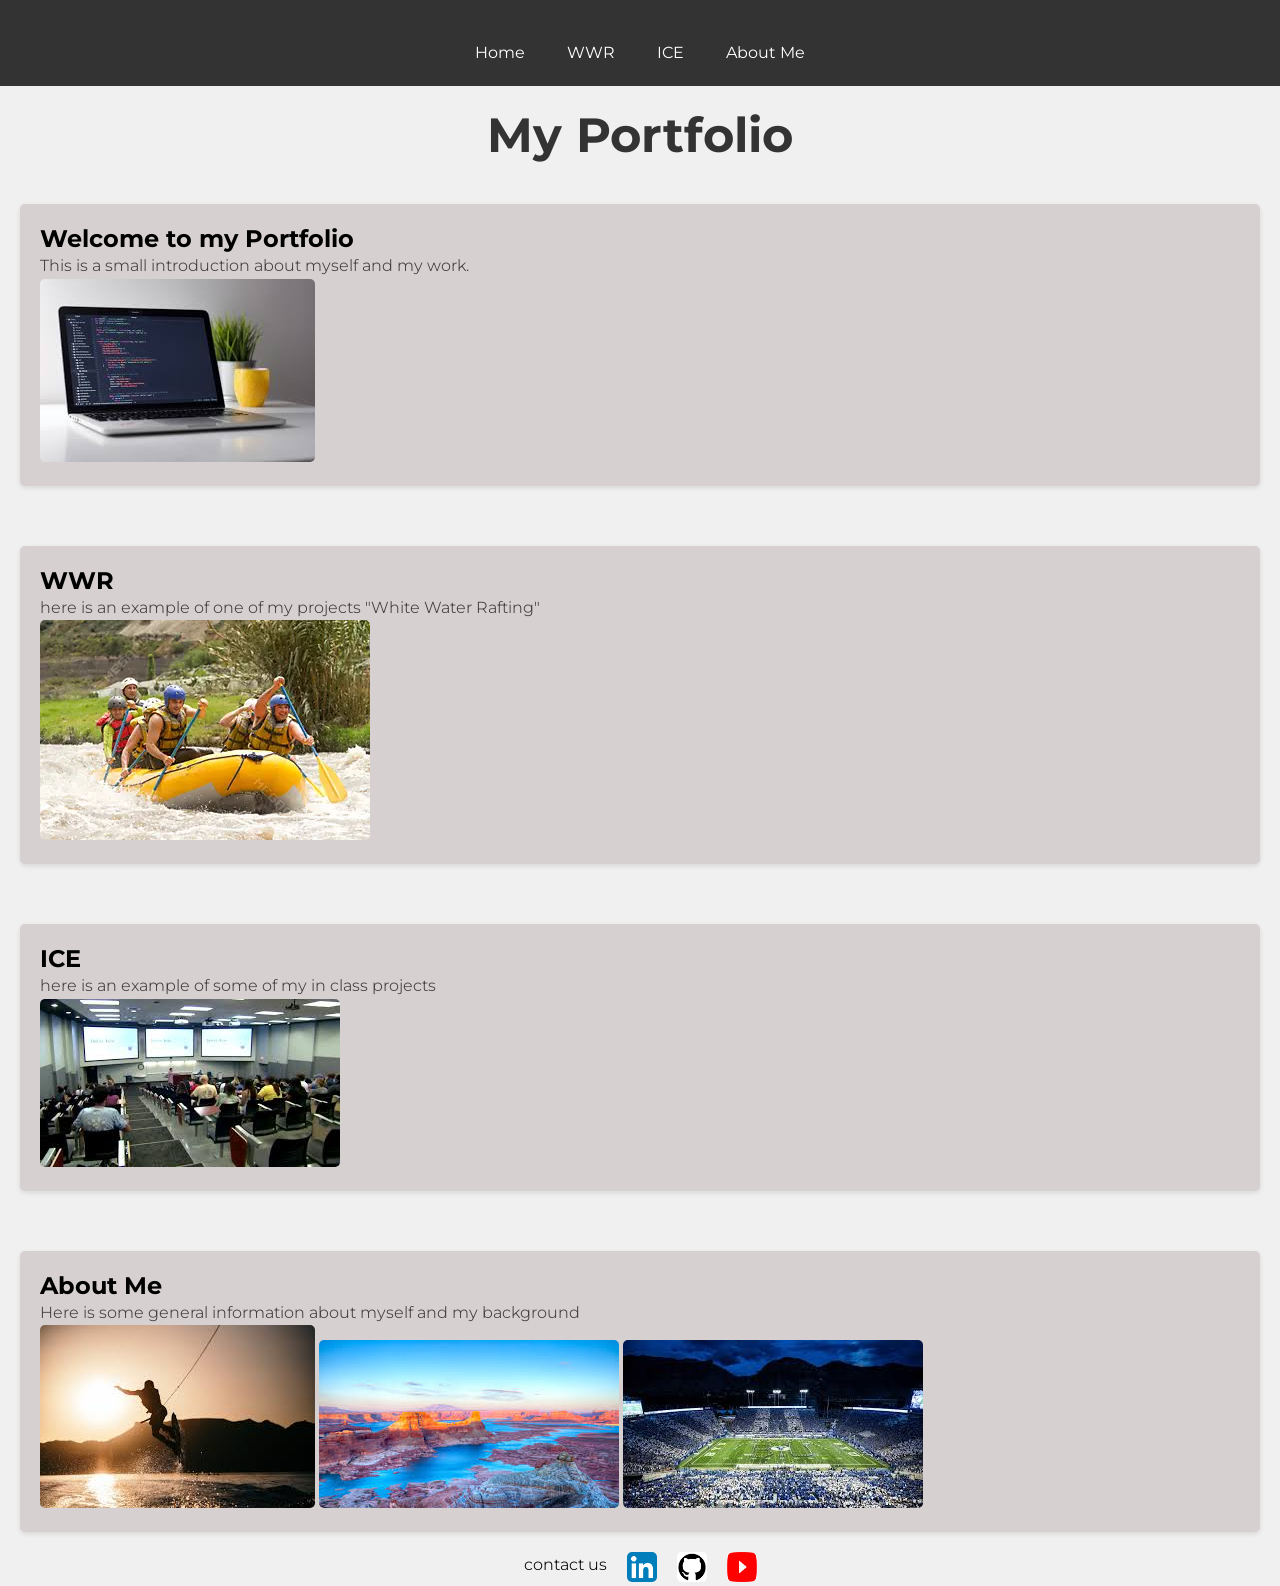
<file: my_porfolio/index.html>
<!DOCTYPE html>
<html lang = en>
<head>
    <meta charset="UTF-8">
    <meta name="viewport" content="width=device-width, initial-scale=1.0">
    <title>My portfolio</title>
    <link rel="stylesheet" href="styles.css">
</head>
<!-- Home, WWR, ICE, About Me -->
<body>
    <header>
        <nav>
            <div id="logo">
                <a href ="images/BYU_logo.png" target="_blank" alt="BYU Logo"></a>
            </div>
            <ul>
                <li><a href="#home">Home</a></li>
                <li><a href="http://127.0.0.1:5500/wwr/index.html" target="_blank">WWR</a></li>
                <li><a href="ice.html" target="_blank">ICE</a></li>
                <li><a href="about_me.html">About Me</a></li>
            </ul>
        </nav>
        <div id = "opentitle">
            <h1>My Portfolio</h1>
        </div>
    </header>
    <main>
        <section id="home">
            <h2>Welcome to my Portfolio</h2>
            <p>This is a small introduction about myself and my work.</p>
            <img src="images/programming.png" alt="My Profile Picture">
        </section>
        <section id="wwr">
            <h2>WWR</h2>
            <p>here is an example of one of my projects "White Water Rafting"</p>
            <img src="images/riverrafting.png" alt="WWR Project Image">
        </section>
        <section id="ice">
            <h2>ICE</h2>
            <p> here is an example of some of my in class projects</p>
            <img src="images/classroom.png" alt="ICE project 1 image">
        </section>
        <section id="about me">
            <h2>About Me</h2>
            <p>Here is some general information about myself and my background</p>
            <img src="images/wakeboard.png" alt="Wake Boarding Image">
            <img src="images/Lake Powell.png" alt="Lake Powell image">
            <img src="images/byu stadium.jpeg" alt="BYU Stadium image">
        </section>

    </main>
    <footer>
        <div id = "footer-content">
            <p>contact us</p>
            <a href="https://www.linkedin.com/in/yourprofile"><img src="images/linkedin_logo.png" alt="LinkedIn Logo"></a>
            <a href="https://github.com/yourusername"><img src="images/github_logo.png" alt="GitHub Logo"></a>
            <a href="https://www.youtube.com/watch?v=xvFZjo5PgG0"><img src = images/youtube.png></a>
            <!-- Add my other social medias here as needed -->
        </div>
    </footer>
</body>
</html>
</file>
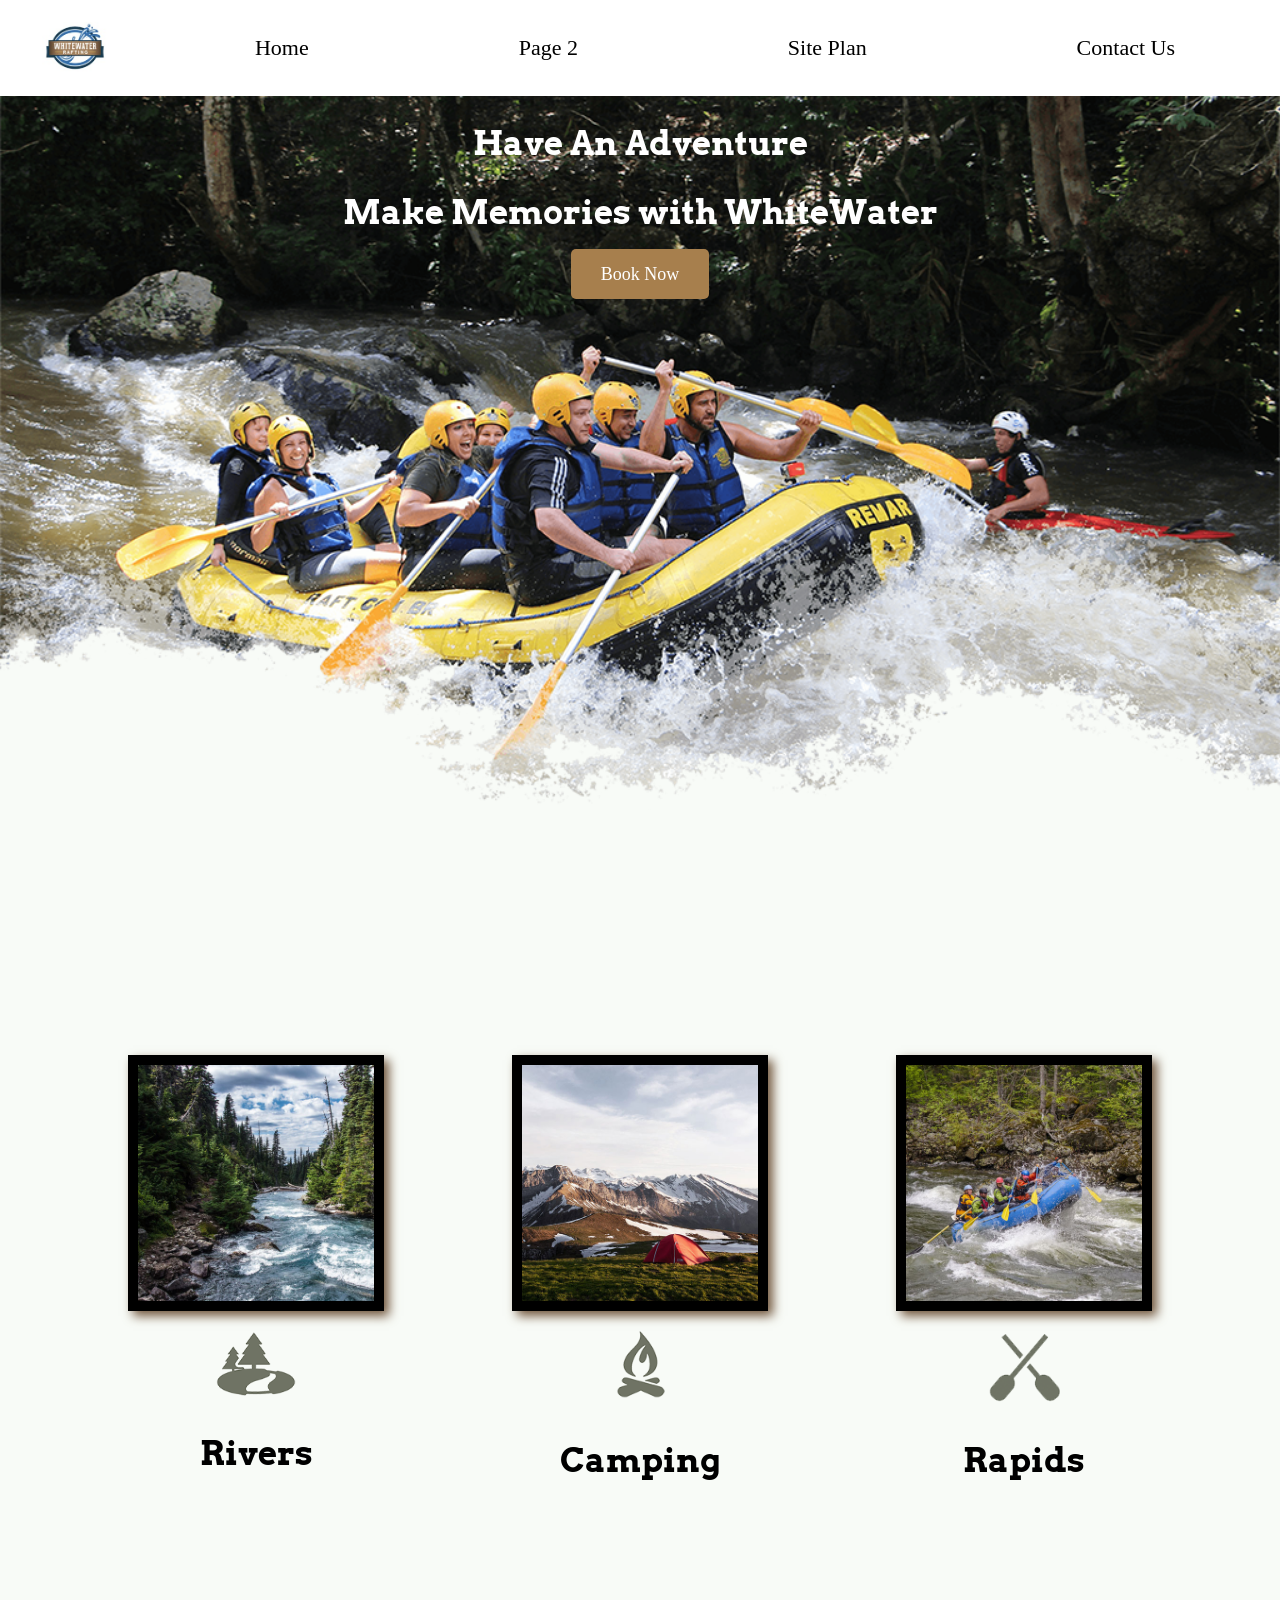
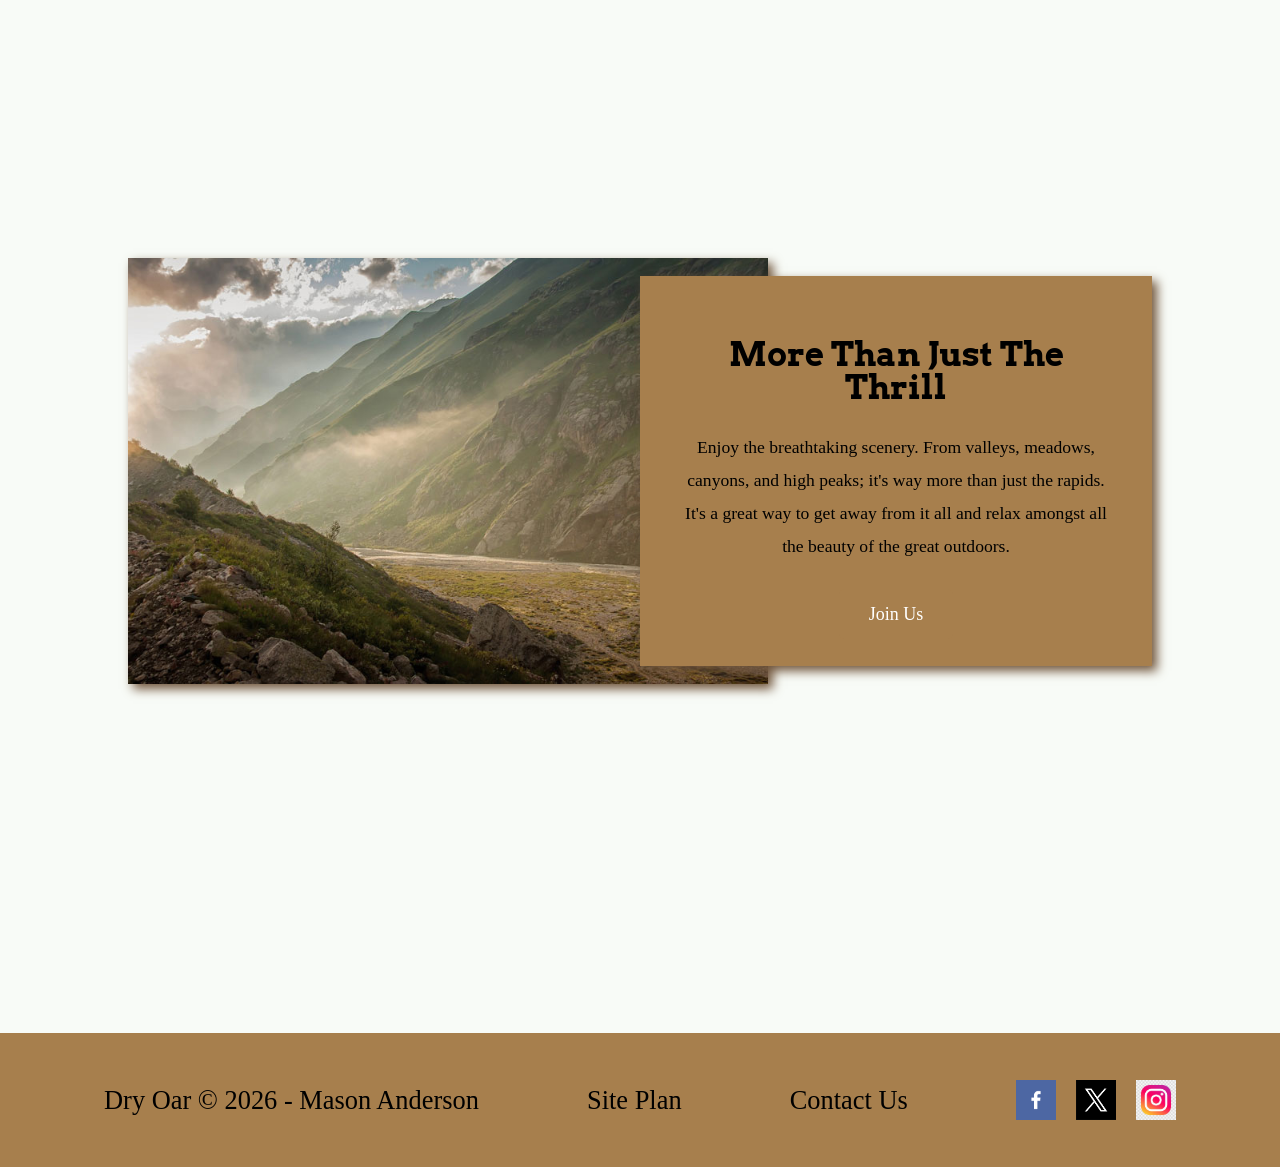
<file: wwr/index.html>
<!DOCTYPE html>
<html lang="en">
<head>
    <link rel="stylesheet" href="styles/style.css">
    <meta charset="UTF-8">
    <meta name="viewport" content="width=device-width, initial-scale=1.0">
    <title>Whitewater Rafting Vacations</title>
</head>
<body> 
    <div id="content">
    <header>
    <a id="logo_link" href="index.html">
            <img class="logo" src="images/WhiteWaterLogo.png" alt="White Water Logo">
        </a>
        <nav> 
            <a href="index.html">Home</a>
            <a href="#">Page 2</a>
            <a href="site-plan-rafting.html">Site Plan</a>
            <a href="contactus.html">Contact Us</a>
        </nav>
    </header>
    <div id="hero">
        <div id="hero-box">
            <img id="hero-img" src="images/hero.png" alt="People enjoying white water rafting">
        </div>
        <section id="hero-msg">
            <h1 class="home-title">Have An Adventure</h1>
            <h2>Make Memories with WhiteWater</h2>
            <div class='button-box'>
                <a class='book' href="contactus.html">Book Now</a>
            </div>
        </section>    
    </div>
     
    <main class="home-grid">
        <section class="rivers-card">
        <img class="card-img" src="images/rivers.jpg" alt="river in forest">
        <img class="icon" src="images/river_icon.png" alt="river icon">
        <h2>Rivers</h2>
    </section>
    <section class="camping-card">
        <img class="card-img" src="images/camping.jpg" alt="tent in mountains">
        <img class="icon" src="images/fire_icon.png" alt="fire icon">
        <h2>Camping</h2>
    </section>
    <section class="rapids-card">
        <img class="card-img" src="images/rapids.jpg" alt="rafting boat">
        <img class="icon" src="images/oars.png" alt="oars icon">
        <h2>Rapids</h2>
    </section>
    <div id = "background"></div>
    <img class="mountains" src="images/mountains.jpg" alt="Misty mountains">
    <section class="msg">
        <h2>More Than Just The Thrill</h2>
        <p>Enjoy the breathtaking scenery. From valleys, meadows, canyons, and high peaks; it's way more than just the rapids. It's a great way to get away from it all and relax amongst all the beauty of the great outdoors. </p>
        <a class='join' href="rivers.html">Join Us</a>
    </section>
    

    </main>

<footer>
    <p>Dry Oar &copy; 2026 - Mason Anderson</p>
    <p><a href="site-plan-rafting.html">Site Plan</a></p>
    <p><a href="contactus.html">Contact Us</a></p>
    <div class="social">
        <a id = "facebook" href="https://facebook.com" target="_blank">
            <img src="images/facebook.png" alt="fb icon">
        </a>
        <a id = "twitter" href="https://twitter.com" target ="_blank">
            <img src="images/twitter.jpg" alt="twitter icon">
        </a>
        <a id ="instagram" href="https://instagram.com" target ="_blank">
            <img src="images/instagram.png" alt="instagram icon">
        </a>
    </div>
</footer>
</div>
</body>
</html>
</file>
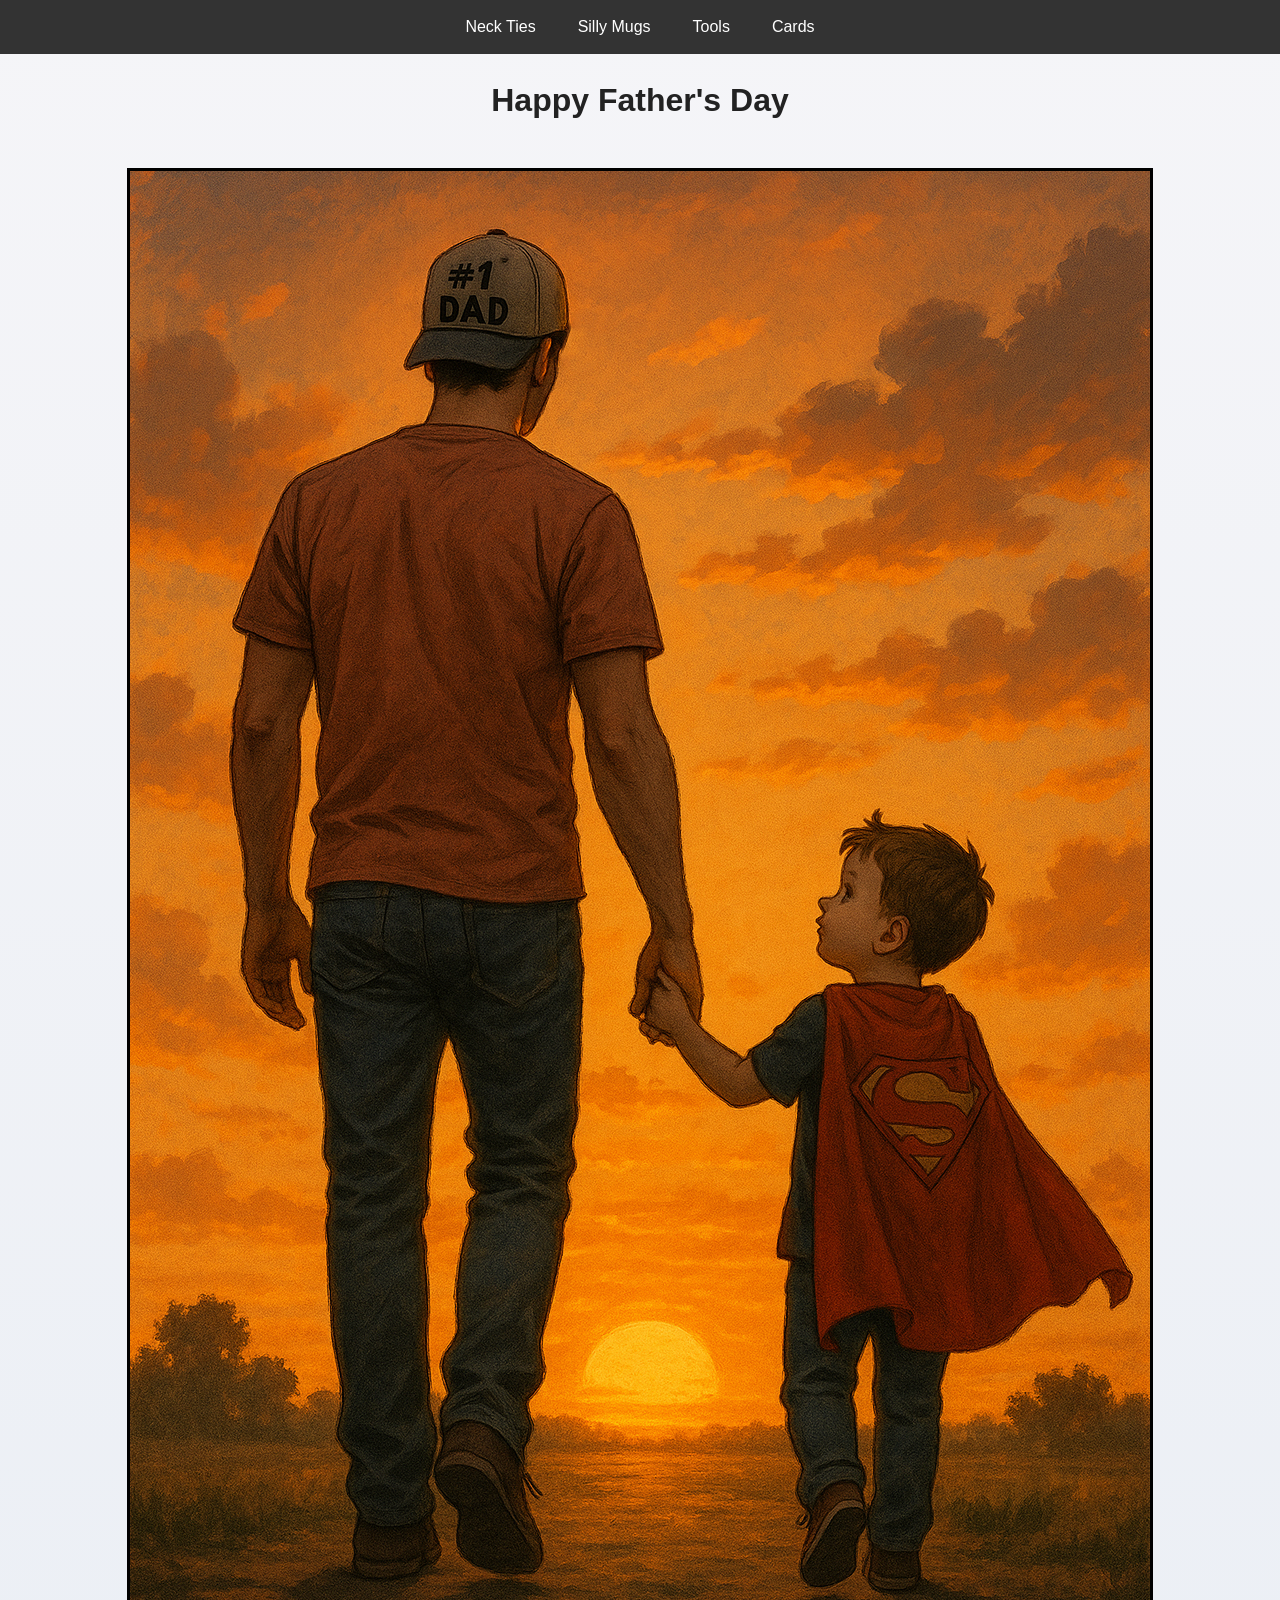
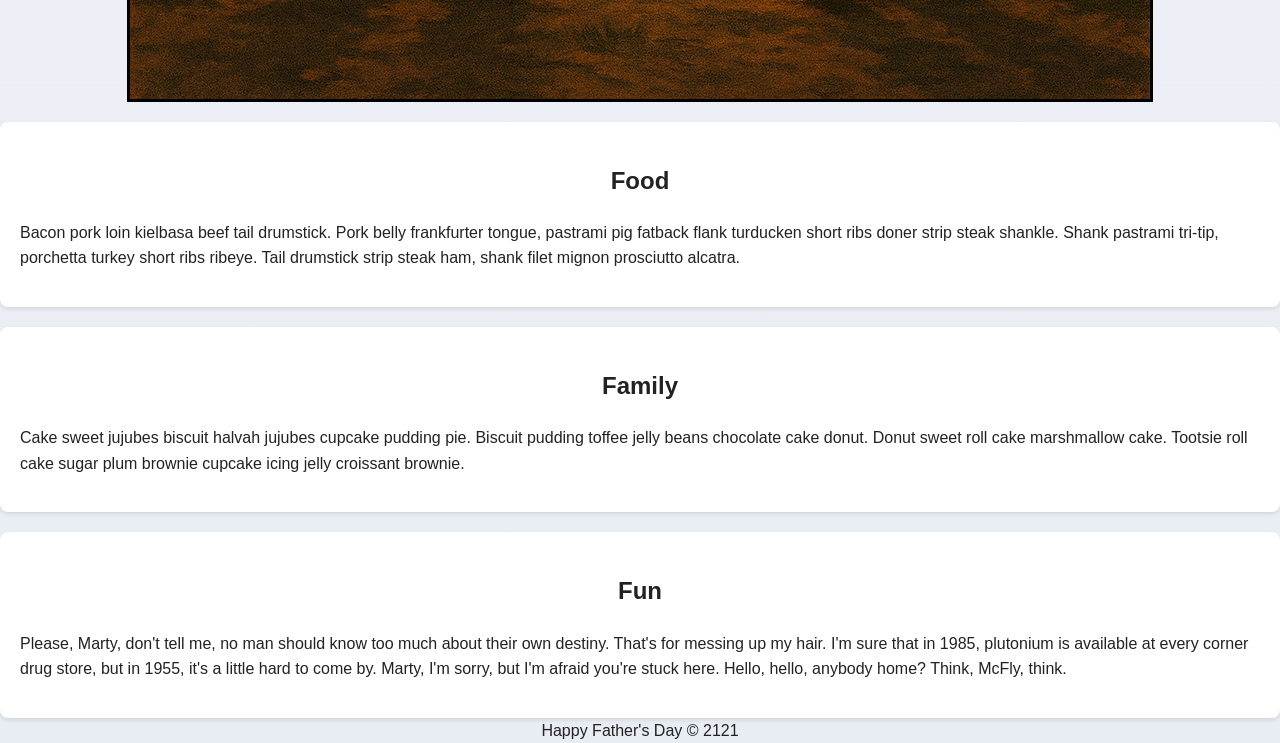
<file: ice/fathersday/index.html>
<!DOCTYPE html>
<html lang="en">

<head>
    <meta charset="UTF-8">
    <meta name="viewport" content="width=device-width, initial-scale=1.0">
    <title>Father's Day Page</title>
    <link rel="stylesheet" href="styles/styles.css">
</head>

<body>
    <div id="wrapper">
        <header>
            <nav>
                <ul>
                    <li>Neck Ties</li>
                    <li>Silly Mugs</li>
                    <li>Tools</li>
                    <li>Cards</li>
                </ul>
            </nav>
        </header>
        <main>
            <h1>Happy Father's Day</h1>
            <img src="images/fathersday.png">
            <section>
                <h2>Food</h2>
                <p>Bacon pork loin kielbasa beef tail drumstick. Pork belly frankfurter tongue,
                     pastrami pig fatback flank turducken short ribs doner strip steak shankle.
                      Shank pastrami tri-tip, porchetta turkey short ribs ribeye. 
                      Tail drumstick strip steak ham, shank filet mignon prosciutto alcatra. </p>
            </section>
            <section>
                <h2>Family</h2>
                <p>Cake sweet jujubes biscuit halvah jujubes cupcake pudding pie. Biscuit
                    pudding toffee jelly beans chocolate cake donut. Donut sweet roll cake
                    marshmallow cake. Tootsie roll cake sugar plum brownie cupcake icing
                    jelly croissant brownie.</p>
            </section>
            <section>
                <h2>Fun</h2>
                <p>Please, Marty, don't tell me, no man should know too much about their own
                     destiny. That's for messing up my hair. I'm sure that in 1985, 
                     plutonium is available at every corner drug store, but in 1955, 
                     it's a little hard to come by. Marty, I'm sorry, but I'm afraid 
                     you're stuck here. Hello, hello, anybody home? Think, McFly, think. 
                     </p>
            </section>
        </main>
        <footer>
            Happy Father's Day &copy; 2121
        </footer>
    </div>
</body>

</html>
</file>
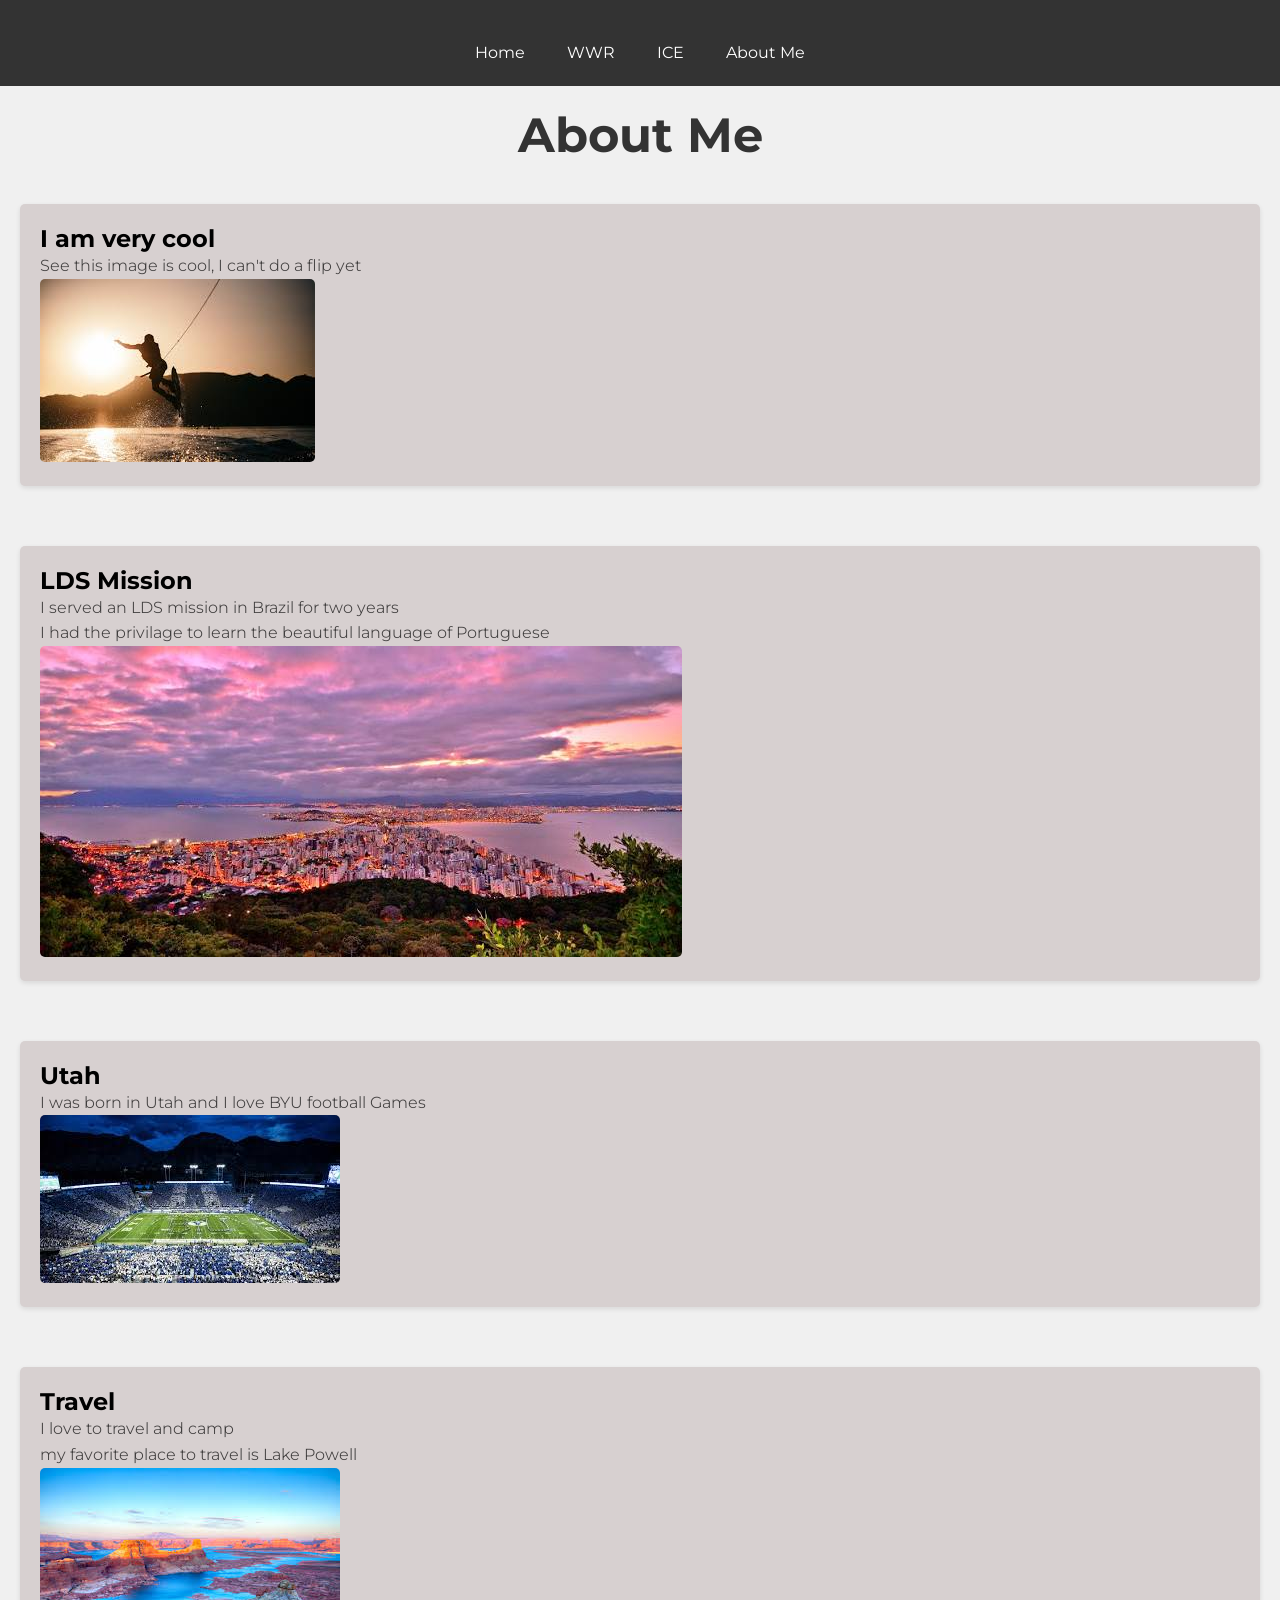
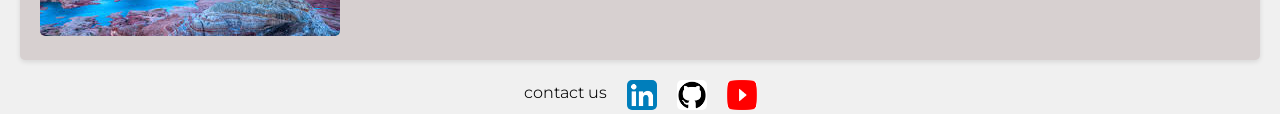
<file: my_porfolio/about_me.html>
<!DOCTYPE html>
<html lang = en></html>
<head>
    <meta charset="UTF-8">
    <meta name="viewport" content="width=device-width, initial-scale=1.0">
    <title>My portfolio</title>
    <link rel="stylesheet" href="styles.css">
</head>
<body>
    <header>
        <nav>
            <div id="logo">
                <a href ="images/BYU_logo.png" target="_blank" alt="BYU Logo"></a>
            </div>
            <ul>
                <li><a href="#home">Home</a></li>
                <li><a href="http://127.0.0.1:5500/wwr/index.html" target="_blank">WWR</a></li>
                <li><a href="ice.html" target="_blank">ICE</a></li>
                <li><a href="about_me.html">About Me</a></li>
            </ul>
        </nav>
        <div id = "opentitle">
            <h1>About Me</h1>
        </div>
    </header>
    <main>
        <section class="AboutMe">
            <h2>I am very cool</h2>
            <p>See this image is cool, I can't do a flip yet</p>
            <img src="images/wakeboard.png" alt="Wake Boarding Image">
        </section>
        <section class="AboutMe">
            <h2>LDS Mission</h2>
            <p>I served an LDS mission in Brazil for two years </p>
            <p>I had the privilage to learn the beautiful language of Portuguese</p>
            <img src="images/brazil.jpeg" alt="Brazil">
        </section>
        <section class="AboutMe">
            <h2>Utah</h2>
            <p>I was born in Utah and I love BYU football Games</p>
            <img src="images/byu stadium.jpeg" alt="BYU Stadium image">
        </section>
        <section class="AboutMe">
            <h2>Travel</h2>
            <p>I love to travel and camp</p>
            <p>my favorite place to travel is Lake Powell</p>
            <img src="images/Lake Powell.png" alt="Lake Powell image">
        </section>

    </main>
    <footer>
        <div id = "footer-content">
            <p>contact us</p>
            <a href="https://www.linkedin.com/in/yourprofile"><img src="images/linkedin_logo.png" alt="LinkedIn Logo"></a>
            <a href="https://github.com/yourusername"><img src="images/github_logo.png" alt="GitHub Logo"></a>
            <a href="https://www.youtube.com/watch?v=xvFZjo5PgG0"><img src = images/youtube.png></a>
            <!-- Add my other social medias here as needed -->
        </div>
    </footer>
</body>
</file>
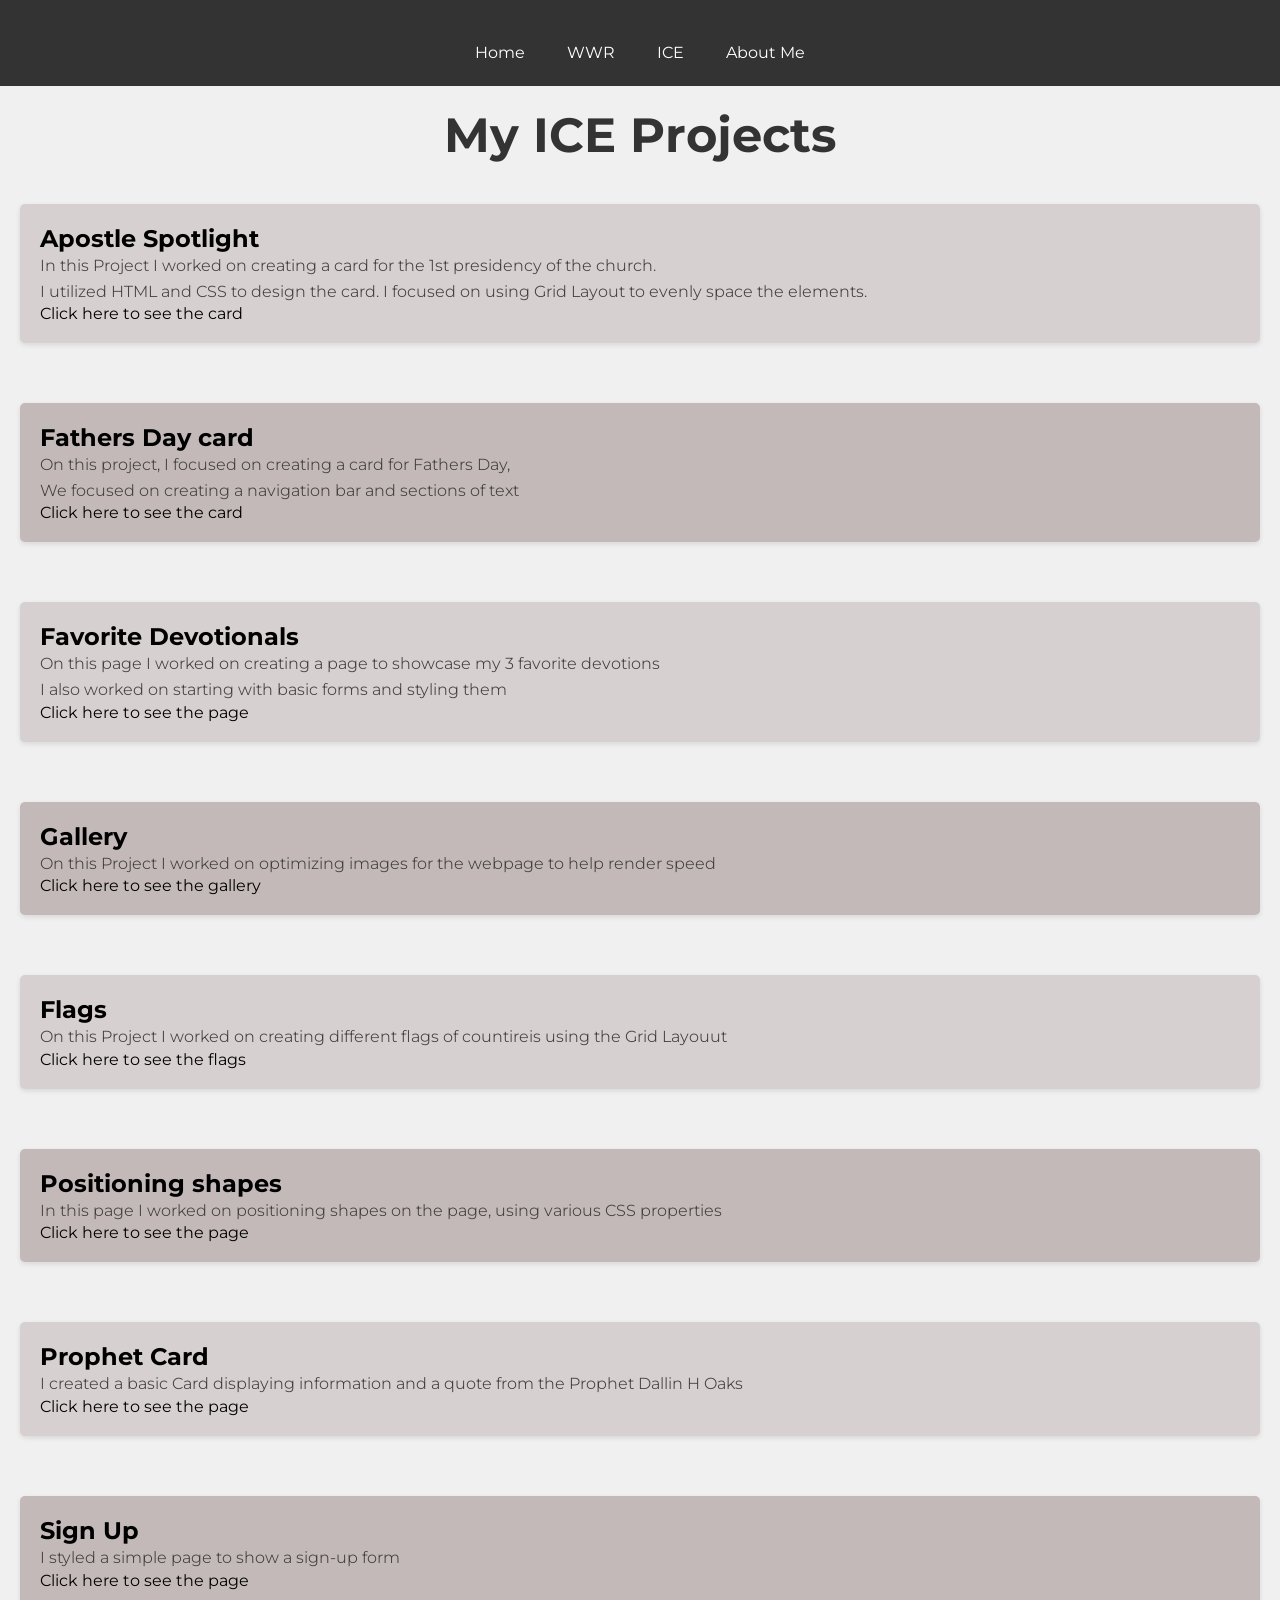
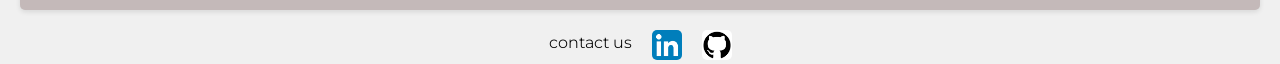
<file: my_porfolio/ice.html>
<!DOCTYPE html>
<html lang = en></html>
<head>
    <meta charset="UTF-8">
    <meta name="viewport" content="width=device-width, initial-scale=1.0">
    <title>My portfolio</title>
    <link rel="stylesheet" href="styles.css">
</head>
<!-- Home, WWR, ICE, About Me -->
<body>
    <header>
        <nav>
            <div id="logo">
                <a href ="images/BYU_logo.png" target="_blank" alt="BYU Logo"></a>
            </div>
            <ul>
                <li><a href="index.html#home">Home</a></li>
                <li><a href="http://127.0.0.1:5500/wwr/index.html" target="_blank">WWR</a></li>
                <li><a href="ice.html" target="_blank">ICE</a></li>
                <li><a href="about_me.html">About Me</a></li>
            </ul>
        </nav>
        <div id = "opentitle">
            <h1>My ICE Projects</h1>
        </div>
    </header>
    <main>
        <section class="ice_project_odd">
            <h2>Apostle Spotlight</h2>
            <p>In this Project I worked on creating a card for the 1st presidency of the church.</p>
            <p> I utilized HTML and CSS to design the card. I focused on using Grid Layout to evenly space the elements.</p>
            <a href="http://127.0.0.1:5500/ice/apostle_spotlight/apostles.html" target="_blank">Click here to see the card</a>
        </section>
        <section class="ice_project_even">
            <h2>Fathers Day card</h2>
            <p>On this project, I focused on creating a card for Fathers Day,</p>
            <p>We focused on creating a navigation bar and sections of text</p>
            <a href="http://127.0.0.1:5500/ice/fathersday/index.html" target="_blank">Click here to see the card</a>
        </section>
        <section class="ice_project_odd">
            <h2>Favorite Devotionals</h2>
            <p>On this page I worked on creating a page to showcase my 3 favorite devotions</p>
            <p>I also worked on starting with basic forms and styling them</p>
            <a href="http://127.0.0.1:5500/ice/favorite_devo/favdevo.html" target="_blank">Click here to see the page</a>
        </section>
        <section class="ice_project_even">
            <h2>Gallery</h2>
            <p>On this Project I worked on optimizing images for the webpage to help render speed</p>
            <a href="http://127.0.0.1:5500/ice/gallery/gallery.html" target="_blank">Click here to see the gallery</a>
        </section>
        <section class="ice_project_odd">
            <h2>Flags</h2>
            <p>On this Project I worked on creating different flags of countireis using the Grid Layouut</p>
           <a href="http://127.0.0.1:5500/ice/grid_flags/flags.html" target="_blank">Click here to see the flags</a>
        </section>
        <section class="ice_project_even">
            <h2>Positioning shapes</h2>
            <p>In this page I worked on positioning shapes on the page, using various CSS properties</p>
           <a href="http://127.0.0.1:5500/ice/positioning/positioning.html" target="_blank">Click here to see the page</a>
        </section>
        <section class="ice_project_odd">
            <h2>Prophet Card</h2>
            <p>I created a basic Card displaying information and a quote from the Prophet Dallin H Oaks</p>
            <a href="http://127.0.0.1:5500/ice/prophet_cards/oaks.html" target="_blank">Click here to see the page</a>
        </section>
        <section class="ice_project_even">
            <h2>Sign Up</h2>
            <p>I styled a simple page to show a sign-up form</p>
            <a href="http://127.0.0.1:5500/ice/signup/signup.html" target="_blank">Click here to see the page</a>
        </section>
    </main>
    <footer>
        <div id = "footer-content">
            <p>contact us</p>
            <a href="https://www.linkedin.com/in/yourprofile"><img src="images/linkedin_logo.png" alt="LinkedIn Logo"></a>
            <a href="https://github.com/yourusername"><img src="images/github_logo.png" alt="GitHub Logo"></a>
            <!-- Add my other social medias here as needed -->
        </div>
    </footer>
</body>
</file>
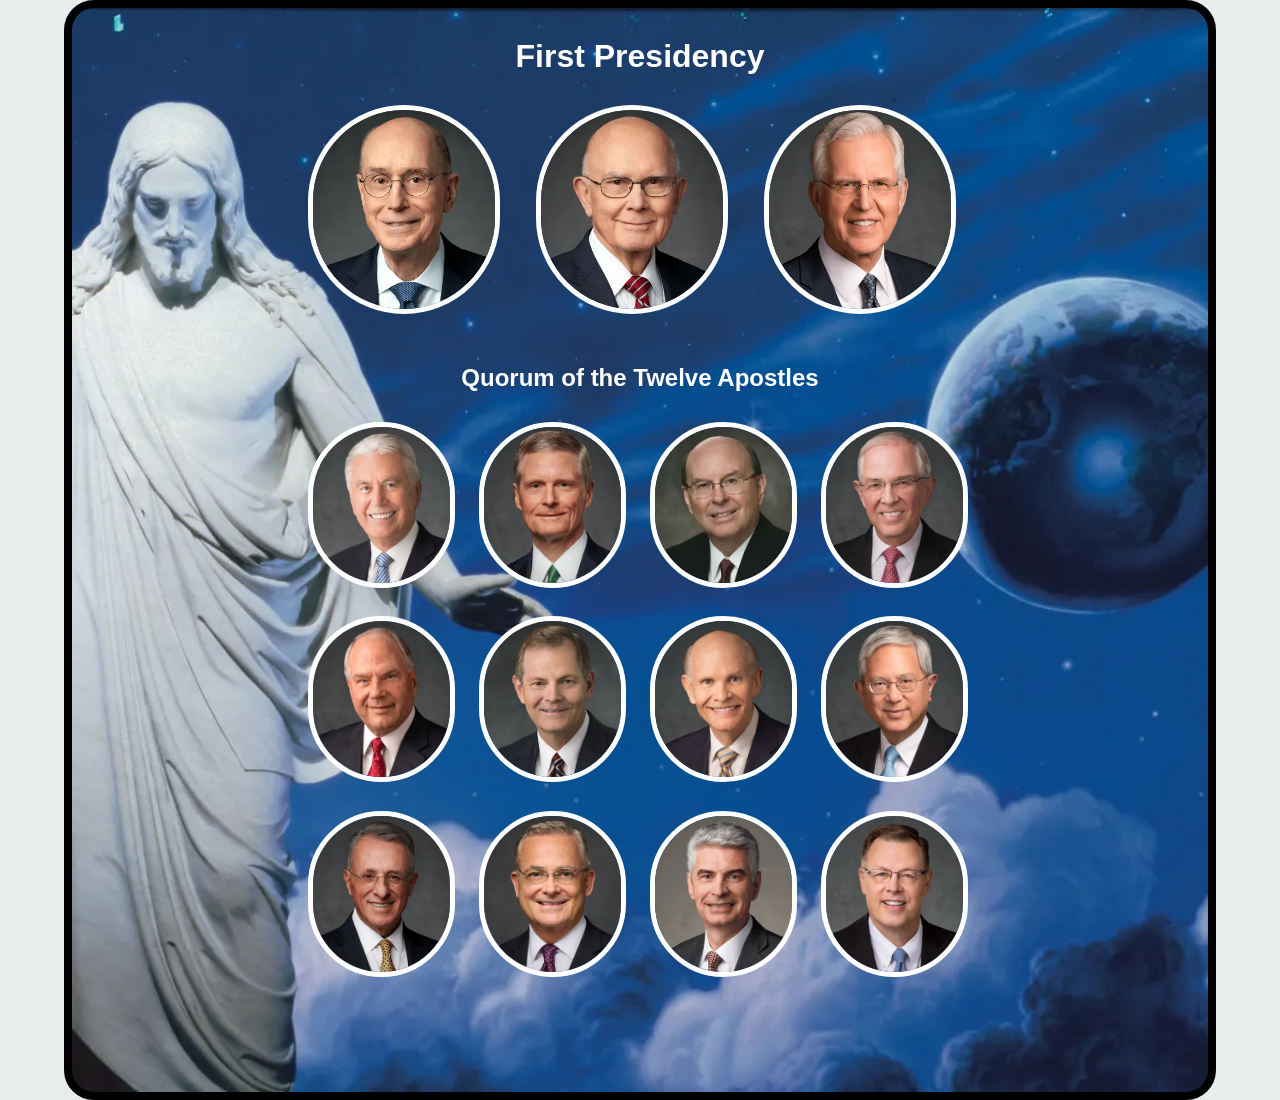
<file: ice/apostle_spotlight/apostles.html>
<!DOCTYPE html>
<html lang="en">
<head>
    <meta charset="UTF-8">
    <meta name="viewport" content="width=device-width, initial-scale=1.0">
    <title>Apostles Spotlights</title>
    <link rel="stylesheet" href="styles.css">
</head>
<body>
    <div id = container>
        <div id = "images">
            <div id = "background"> 
            </div>
            <h1>First Presidency</h1>
            <div id = "presidency">
                <img src=" images/eyring.webp" alt="President Henry B. Eyring">
                <img id = "oaks" src = "images/oaks.webp" alt="President Dallin H. Oaks">
                <img src = "images/christofferson.webp" alt="PresidentD. Todd Christoferson">
            </div>
            <h2>Quorum of the Twelve Apostles</h2>
            <div id = "apostles">
                <img src = "images/uchtdorf.webp" alt = "President Dieter F. Uchtdorf">
                <img src = "images/bednar.webp" alt = "Elder David A. Bednar">
                <img src = "images/cook.webp" alt = "Elder Quentin L. Cook">
                <img src = "images/anderson.webp" alt = "Elder Niel L. Anderson">
                <img src = "images/rasband.webp" alt="Elder Ronald A. Rasband">
                <img src = "images/stevenson.webp" alt="Elder Gary E. Stevenson ">
                <img src = "images/renlund.webp" alt="Elder Dale G. Renlund ">
                <img src = "images/gong.webp" alt="Elder Gerrit W. Gong">
                <img src = "images/soares.webp" alt="Elder Ulisses Soares">
                <img src = "images/kearon.webp" alt="Elder Patrick Kearon">
                <img src = "images/causse.webp" alt="Elder Gérald Caussé">
                <img src = "images/gilbert.webp" alt="Elder Clark G. Gilbert">
            </div>
        </div>    
    </div>
</body>
</html>
</file>
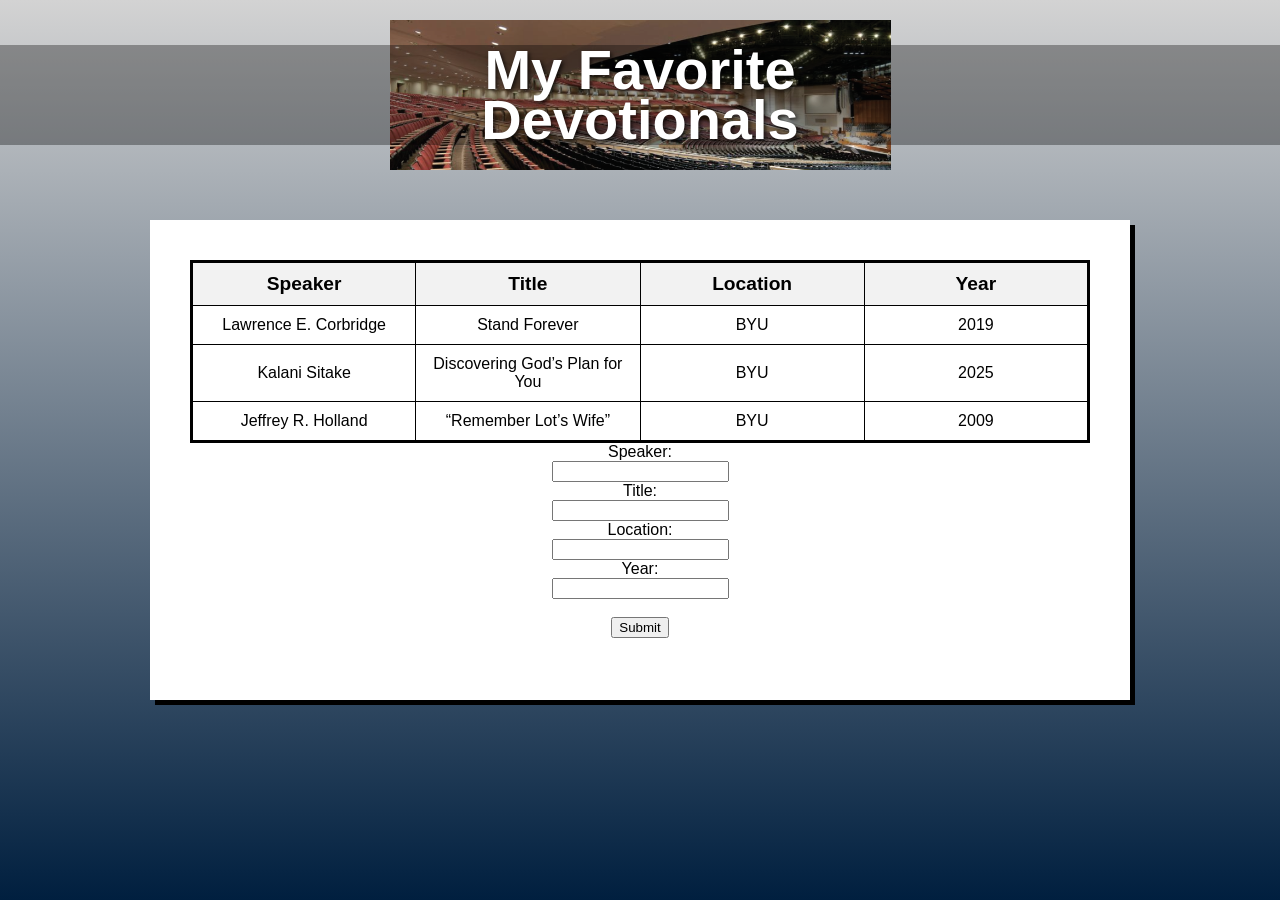
<file: ice/favorite_devo/favdevo.html>
<!DOCTYPE html>
<html lang="en">
<head>
  <meta charset="UTF-8" />
  <meta name="viewport" content="width=device-width, initial-scale=1.0"/>
  <title>My Favorite Devotionals</title>
  <link rel="stylesheet" href="styles/styles.css" />
</head>
<body>
  <div class="container">
    <header class="header">
      <div class="header-image">
        <h1>My Favorite<br>Devotionals</h1>
      </div>
    </header>
    <main>
      <div class="content-box">
        <table>
          <tr>
            <th style="width:25%">Speaker</th>
            <th style="width:25%">Title</th>
            <th style="width:25%">Location</th>
            <th style="width:25%">Year</th>
          </tr>
          <tr>
            <td>Lawrence E. Corbridge</td>
            <td>Stand Forever</td>
            <td>BYU</td>
            <td>2019</td>
          </tr>
          <tr>
            <td>Kalani Sitake</td>
            <td>Discovering God’s Plan for You</td>
            <td>BYU</td>
            <td>2025</td>
          </tr>
          <tr>
            <td>Jeffrey R. Holland</td>
            <td>“Remember Lot’s Wife”</td>
            <td>BYU</td>
            <td>2009</td>
          </tr>
        </table>
        <form>
          <label for="speaker">Speaker:</label><br>
          <input type="text" id="speaker" name="speaker"><br>
          <label for="title">Title:</label><br>
          <input type="text" id="title" name="title"><br>
          <label for="location">Location:</label><br>
          <input type="text" id="location" name="location"><br>
          <label for="year">Year:</label><br>
          <input type="text" id="year" name="year"><br>
          <br>
          <input type="submit" value="Submit">
        </form>
      </div>
    </main>
  </div>
</body>
</html>
</file>
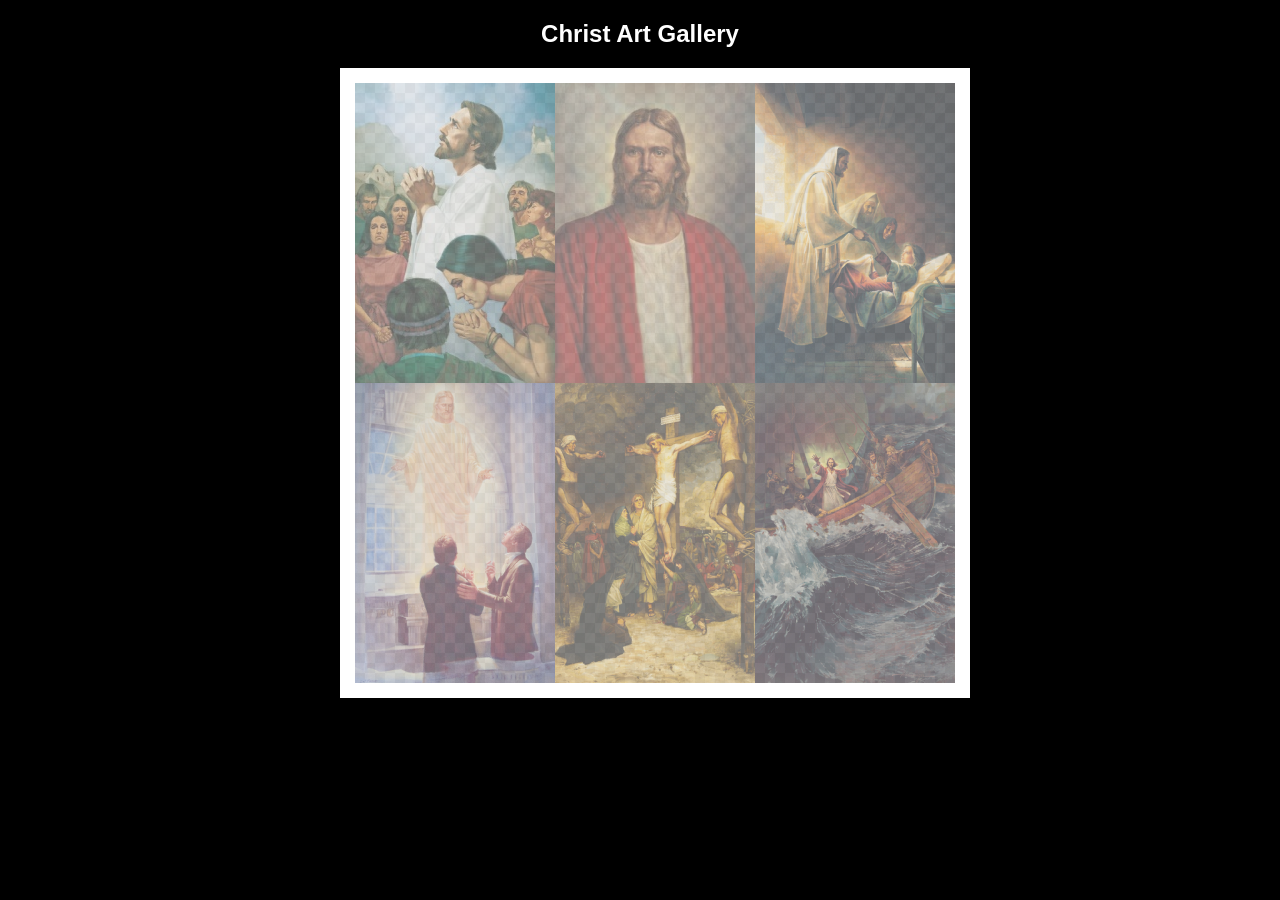
<file: ice/gallery/gallery.html>
<!DOCTYPE html>
<html lang="en">
<head>
    <meta charset="UTF-8">
    <meta name="viewport" content="width=device-width, initial-scale=1.0">
    <title>Images of Christ</title>
    <style>
        body {
            background: black;
        }
        #wrapper{
            width: 600px;
            margin: 0 auto;
        }
        nav {
            color: white;
            text-align: center;
            font-family: Haettenschweiler, 'Arial Narrow Bold', sans-serif;
        }
        #gallery{
            display: grid;
            grid-template-columns: 200px 200px 200px;
            border: 15px solid rgb(255, 255, 255);
            width: 100%;
            background-color: #ddd;
            background-image:
                linear-gradient(45deg, #ccc 26%, transparent 26%), 
                linear-gradient(135deg, #ccc 26%, transparent 26%),
                linear-gradient(45deg, transparent 75%, #ccc 75%),
                linear-gradient(135deg, transparent 75%, #ccc 75%);
            background-size: 20px 20px; /* Must be a square */
            background-position: 0 0, 10px 0, 10px -10px, 0px 10px; 
            
        }
        #gallery a {
            cursor: url('images/christus.png'), pointer;
        }
        #gallery img {
            /* make a thumbnail of the image that is 200x300 
               instead of using width and height here to help the page load faster */
            width: 200px; 
            height: 300px;

            opacity:50%;
            display:block;
        }
        #gallery img:hover{
            opacity: 100%;
        }
    </style>
</head>
<body>
    <div id="wrapper">
        <nav>
            <h1>Christ Art Gallery</h1>
        </nav>
        <main>
            <div id="gallery">
                <a href="images/big/img1.jpg"><img src="images/small/img1s.jpg" alt="Christ praying with the Nephites" ></a>
                <a href="images/big/img2.jpg"><img src="images/small/img2s.jpg" alt="Jesus the Christ" ></a>
                <a href="images/big/img3.jpg"><img src="images/small/img3s.jpg" alt="Jesus Raising the Daughter of Jairus" ></a>
                <a href="images/big/img4.jpg"><img src="images/small/img4s.jpg" alt="The Lord Appears in the Kirtland Temple" ></a>
                <a href="images/big/img5.jpg"><img src="images/small/img5s.jpg" alt="Crucifixion of Jesus Christ" ></a>
                <a href="images/big/img6.jpg"><img src="images/small/img6s.jpg" alt="Jesus Calms the Storm" ></a>
            </div>
        </main>
    </div>
</body>
</html>
</file>
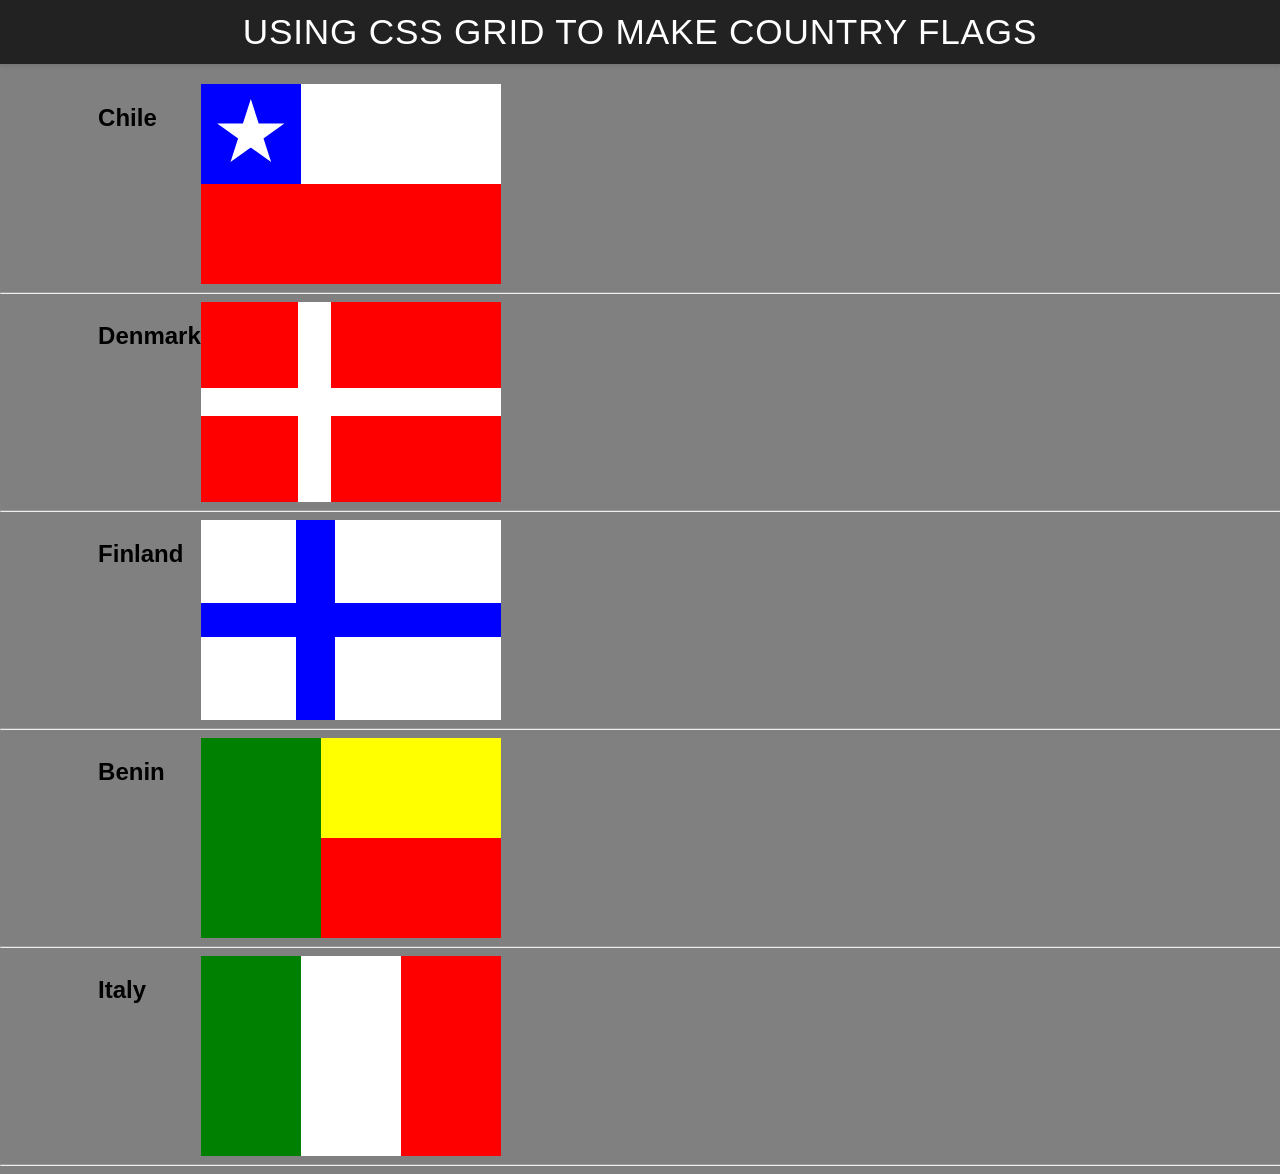
<file: ice/grid_flags/flags.html>
<!DOCTYPE html>
<html lang="en">

<head>
    <meta charset="UTF-8">
    <meta name="viewport" content="width=device-width, initial-scale=1.0">
    <title>Flag</title>
    <style>
        body {
            margin: 0;
            font-family: 'Helvetica Neue', sans-serif;
            background-color: gray;
        }

        header {
            background-color: #222;
            color: #fff;
            padding: 0.75rem 1.5rem;
            display: flex;
            align-items: center;
            justify-content: center;
            font-size: 1.1rem;
            letter-spacing: 0.05rem;
            text-transform: uppercase;
            box-shadow: 0 2px 4px rgba(0, 0, 0, 0.1);
        }

        header h1 {
            margin: 0;
            font-weight: 400;
        }
        main {
            display: grid;
            grid-template-columns: .1fr .1fr 1fr .1fr;
            margin-top: 20px;
        }
        hr {
            width: 100%;
            grid-column: 1 / 5;
        }
        h2 {
            grid-column: 2/3;
        }

        #blue {
            background: blue;
            grid-column: 1 / 2;
            display: grid;
            align-items: center;
            justify-items: center;
        }

        #white {
            background: white;
            grid-column: 2 / 4;
        }

        #red {
            background: red;
            grid-column: 1 / 4;
        }

        #chile {
            display: grid;
            grid-template-columns: 1fr 1fr 1fr;
            grid-template-rows: 1fr 1fr;
            height: 200px;
            width: 300px;
        }

        .star {
            width: 70px;
            aspect-ratio: 1;
            background: white;
            clip-path: polygon(50% 0, 79% 90%, 2% 35%, 98% 35%, 21% 90%);
        }

        #denmark {
            display: grid;
            background:white;
            grid-template-columns: 12fr 4fr 21fr;
            grid-template-rows: 12fr 4fr 12fr;
            height: 200px;
            width: 300px;
        }

        #dred1 {
            background:red;
            grid-column:1/2;
            grid-row: 1/2;
        }

        #dred2{
            background: red;
            grid-column:1/2;
            grid-row: 3/4;
        }

        #dred3 {
            background: red;
            grid-column: 3/4;
            grid-row: 1/2;
        }

        #dred4 {
            background: red;
            grid-column: 3/4;
            grid-row: 3/4;
        }

        #finland {
            display: grid;
            background: white;
            grid-template-columns: 12fr 5fr 21fr;
            grid-template-rows: 12fr 5fr 12fr;
            height: 200px;
            width: 300px;
        }

        #fblue1 {
            background: blue;
            grid-column: 2;
            grid-row: 1/4;
        }

        #fblue2 {
            background: blue;
            grid-row: 2;
            grid-column: 1/4;
        }

        #benin {
            display: grid;
            grid-template-columns: 2fr 3fr;
            grid-template-rows: 1fr 1fr;
            height: 200px;
            width:300px;
        }

        #bgreen {
            background: green;
            grid-column: 1;
            grid-row: 1/3;
        }
        
        #byellow {
            background: yellow;
            grid-column: 2;
            grid-row: 1;   
        }

        #bred {
            background: red;
            grid-column: 2;
            grid-row: 2;
        }

        #italy {
            display: grid;
            grid-template-columns: 1fr 1fr 1fr;
            background: white;
            height: 200px;
            width: 300px;
        }

        #igreen {
            background: green;
            grid-column: 1;
        }

        #ired {
            background: red;
            grid-column: 3;
        }

    </style>
</head>

<body>
    <header>
        <h1>Using CSS Grid to make Country Flags</h1>
    </header>
    <main>
        <h2>Chile</h2>
        <div id="chile">
            <div id="blue">
                <div class="star"></div>
            </div>
            <div id="white"></div>
            <div id="red"></div>
        </div>
        <hr>

        <h2>Denmark</h2>
        <div id="denmark">
            <div id="dred1"></div>
            <div id="dred2"></div>
            <div id="dred3"></div>
            <div id="dred4"></div>
        </div>
        <hr>

        <h2>Finland</h2>
        <div id="finland">
            <div id="fblue1"></div>
            <div id="fblue2"></div>
            <div id="fwhite3"></div>
            <div id="fwhite4"></div>
        </div>
        <hr>

        <h2>Benin</h2>
        <div id="benin">
            <div id="bgreen"></div>
            <div id="byellow"></div>
            <div id="bred"></div>
        </div>
        <hr>

        <h2>Italy</h2>
        <div id ="italy">
            <div id="igreen"></div>
            <div id ="ired"></div>
        </div>
        <hr>

    </main>
</body>

</html>
</file>
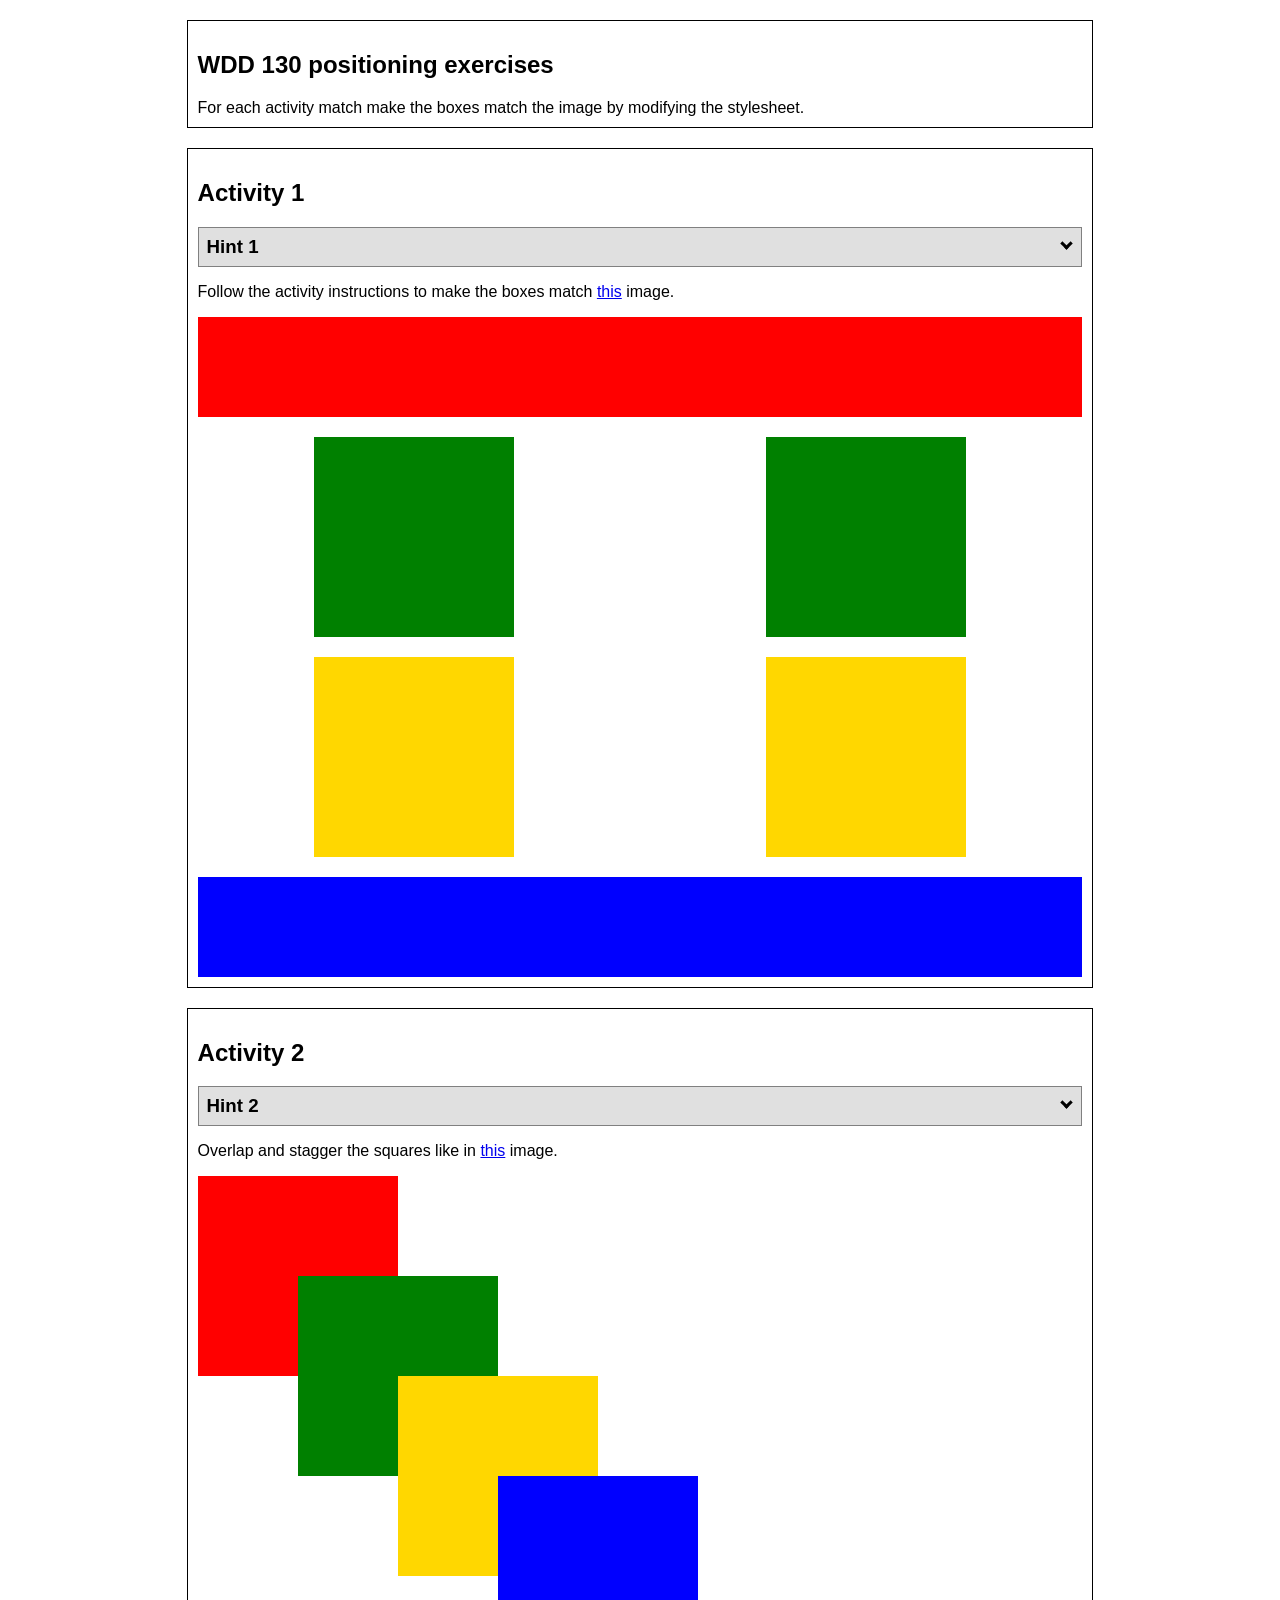
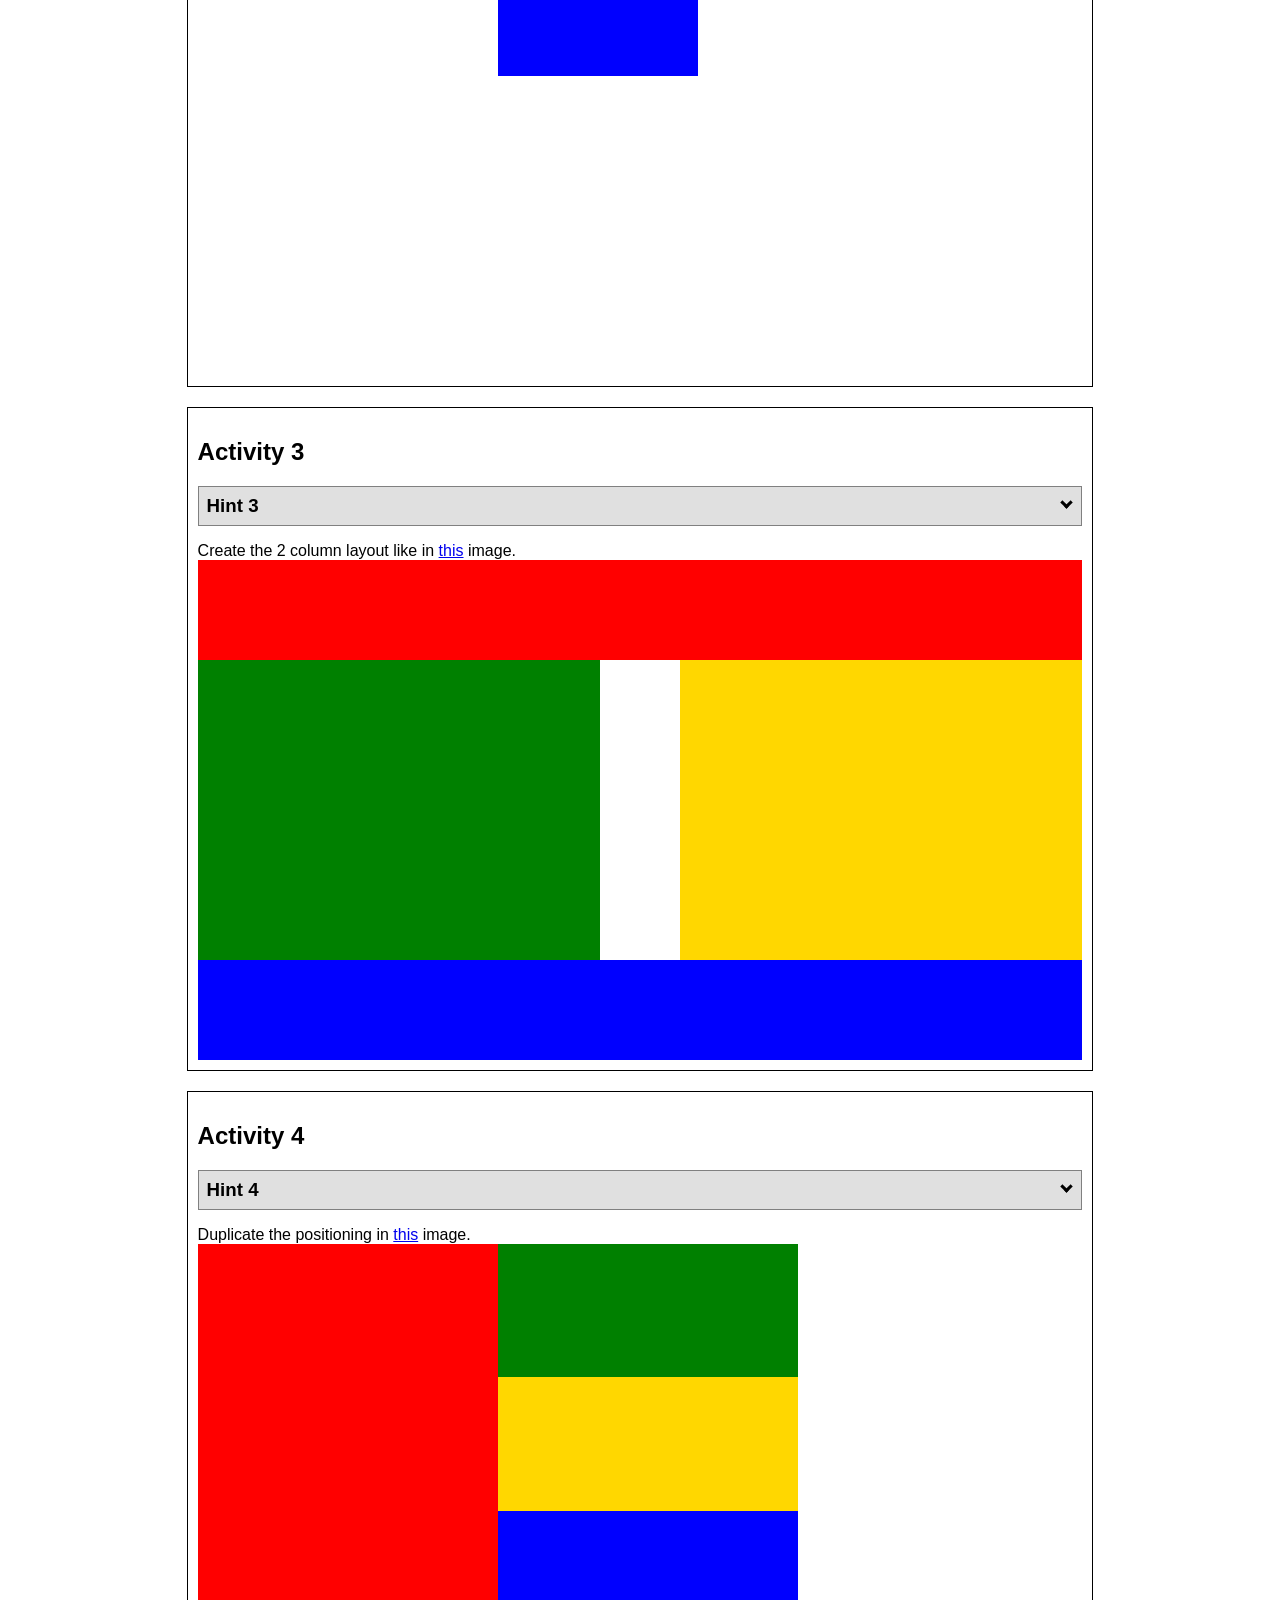
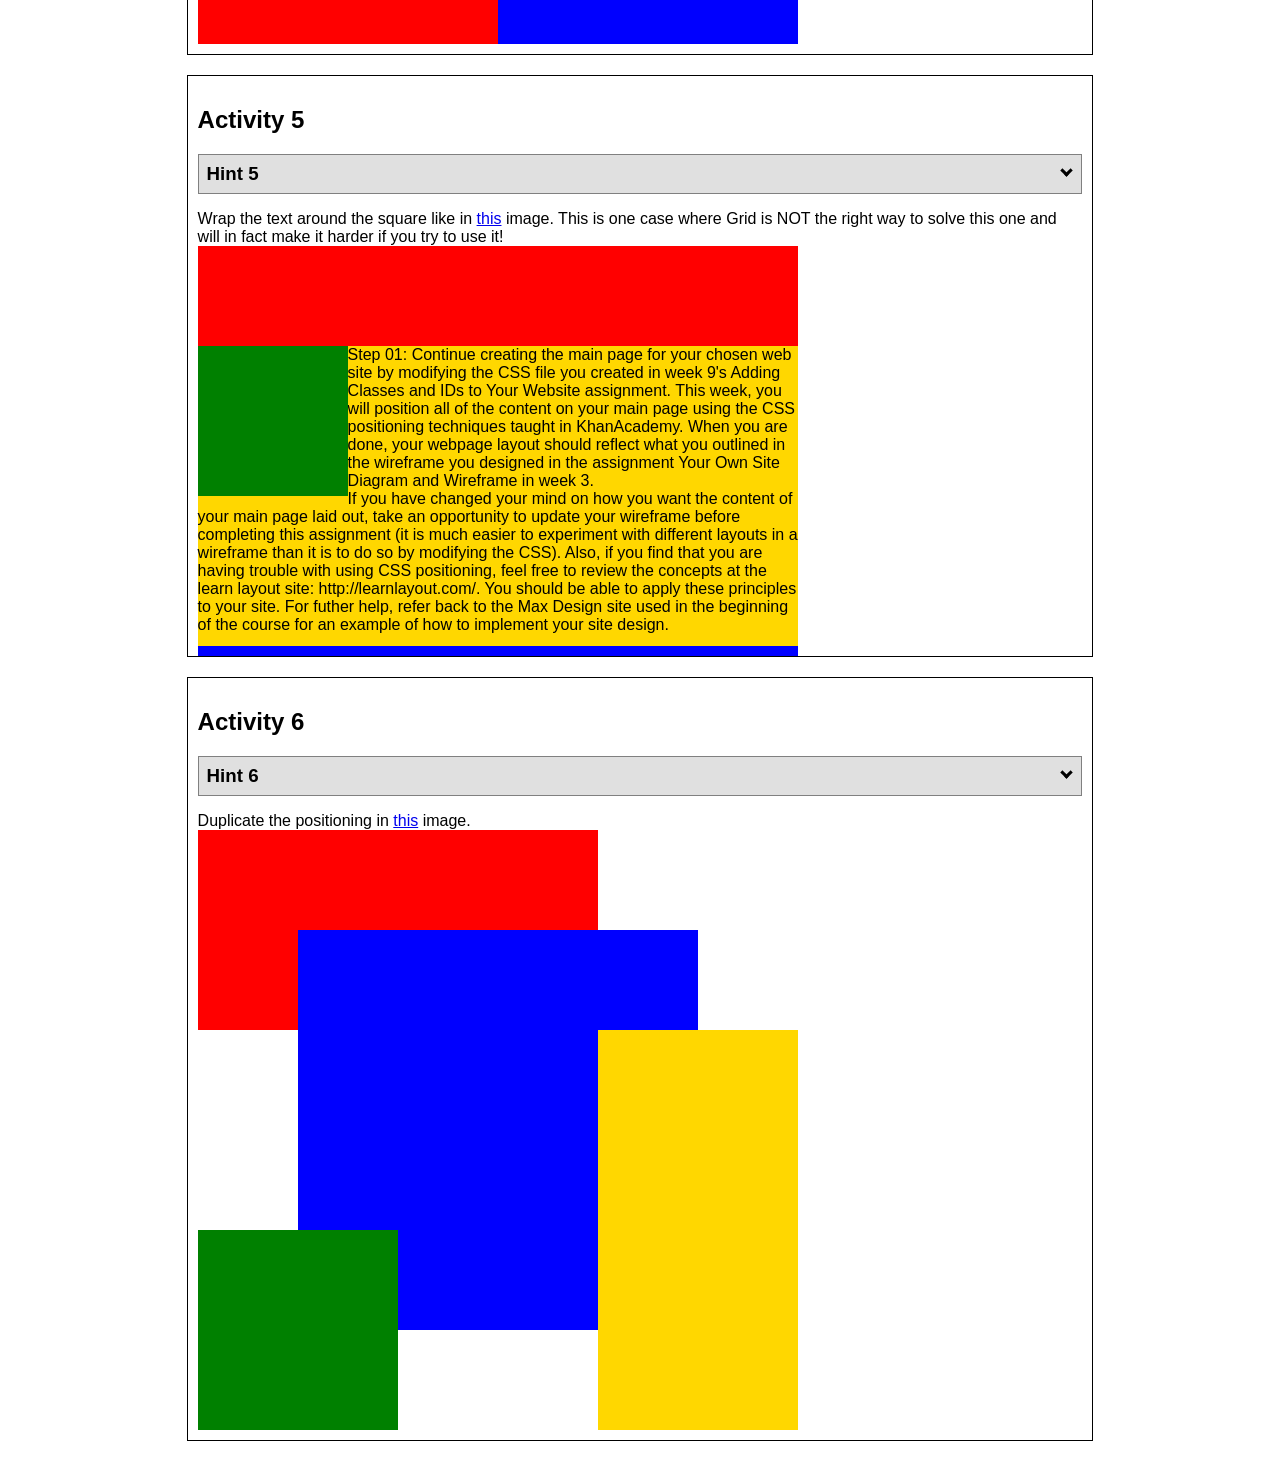
<file: ice/positioning/positioning.html>
<!DOCTYPE html>
<html lang="en">
  <head>
    <!-- HTML - Name: positioning.html -->
    <title>Positioning Activity</title>
    <link rel="stylesheet" type="text/css" href="positionstyles.css" />
  </head>
  <body>
    <div class="activity">
      <h2>WDD 130 positioning exercises</h2>
      For each activity match make the boxes match the image by modifying the stylesheet.</div>
    <div class="activity">
      <h2>Activity 1</h2>
      <section class="hint"><input type="checkbox" ><i></i> <h3>Hint 1</h3><div><p>Use the activity instructions for the firt activity</a></p></div></section>
      <p>Follow the activity instructions to make the boxes match  <a href="images/example1.png" target="_blank">this</a> image.</p>
      <div class="content1" >
        <div class="red1" ></div>
        <div class="green1" ></div>
        <div class="green1" ></div>
        <div class="yellow1"></div>
        <div class="yellow1"></div>
        <div class="blue1"></div>
      </div>
    </div>
    <div class="activity">
      <h2>Activity 2</h2>
      <section class="hint"><input type="checkbox" > <h3>Hint 2</h3><i></i><div>
      <ul>
      <li>grid-template-columns: 50px 50px 50px 50px 50px </li></ul></div></section>
      <p>Overlap and stagger the squares like in <a href="images/example2.png" target="_blank">this</a> image.</p>
      <div class="content2" >
        <div class="red2" ></div>
        <div class="green2" ></div>
        <div class="yellow2"></div>
        <div class="blue2"></div>
      </div>
    </div>
    <div class="activity">
      <h2>Activity 3</h2>
      <section class="hint"><input type="checkbox" > <h3>Hint 3</h3><i></i><div><p>This one is going to be best solved with CSS Grid. Remember to make the boxes the right width first...then start moving them around. </p><h4>Properties used:</h4><ul><li>display:grid;</li><li>grid-template-columns:</li><li>grid-column-gap:</li>
        <li>grid-column:</li>  </ul></div></section>
      Create the 2 column layout like in <a href="images/example3.png" target="_blank">this</a>  image.
      <div class="content3" >
        <div class="red3" ></div>
        <div class="green3" ></div>
        <div class="yellow3"></div>
        <div class="blue3"></div>
      </div>
    </div>
    <div class="activity">
      <h2>Activity 4</h2>
      <section class="hint"><input type="checkbox" > <h3>Hint 4</h3><i></i><div><p>For the others we have been primarily concerned with width. For this one you will need to adjust height as well. </p><h4>Properties used:</h4><ul><li>display:grid;</li><li>grid-template-columns:</li><li>grid-row:</li></ul></div></section>
      Duplicate the positioning in <a href="images/example4.png" target="_blank">this</a> image. 
      <div class="content4" >
        <div class="red4" ></div>
        <div class="green4" ></div>
        <div class="yellow4"></div>
        <div class="blue4"></div>
      </div>
    </div>

    <div class="activity">
      <h2>Activity 5</h2>
      <section class="hint"><input type="checkbox" > <h3>Hint 5</h3><i></i><div><p>Grid is <strong>not</strong> the right way to do this.  In fact there is only one way to really do that...and that is with float. Remember that we float the thing we want the text to wrap around.  Also remember to start by making all the shapes the right size and shape.</p><h4>Properties used:</h4><ul><li>float: left;</li></ul></div></section>
      Wrap the text around the square like in <a href="images/example5.png" target="_blank">this</a> image. This is one case where Grid is NOT the right way to solve this one and will in fact make it harder if you try to use it!
      <div class="content5" >
        <div class="red5" ></div>
        <div class="green5" ></div>
        <div class="yellow5">Step 01: Continue creating the main page for your chosen web site by modifying the CSS file you created in week 9's Adding Classes and IDs to Your Website assignment. This week, you will position all of the content on your main page using the CSS positioning techniques taught in KhanAcademy. When you are done, your webpage layout should reflect what you outlined in the wireframe you designed in the assignment Your Own Site Diagram and Wireframe in week 3. <br />
          If you have changed your mind on how you want the content of your main page laid out, take an opportunity to update your wireframe before completing this assignment (it is much easier to experiment with different layouts in a wireframe than it is to do so by modifying the CSS). Also, if you find that you are having trouble with using CSS positioning, feel free to review the concepts at the learn layout site: http://learnlayout.com/. You should be able to apply these principles to your site. For futher help, refer back to the Max Design site used in the beginning of the course for an example of how to implement your site design.</div>
        <div class="blue5"></div>
      </div>
    </div>
    <div class="activity">
      <h2>Activity 6</h2>
      <section class="hint"><input type="checkbox" > <h3>Hint 6</h3><i></i><div><p>This one is all about visualizing the grid behind the layout. If you are having a hard time doing that first: all the sizes are even multiples of 100, and second here is another example with the lines drawn: <a href="images/example6-hint.png" target="_blank">example 6 with lines</a>. For this one you will find it easiest if you use px for the column width. You can also use <kbd>z-index</kbd> to control the element layering.    </p><h4>Properties used:</h4><ul><li>display:grid;</li><li>grid-template-columns:</li><li>grid-column:</li><li>grid-row:</li><li><a href="https://www.w3schools.com/cssref/pr_pos_z-index.asp" target="_blank">z-index:</a></li></ul></div></section>
      Duplicate the positioning in <a href="images/example6.png" target="_blank">this</a> image.
      <div class="content6" >
        <div class="red6" ></div>
        <div class="green6" ></div>
        <div class="yellow6"></div>
        <div class="blue6"></div>
      </div>
    </div>
  </body>
</html>
</file>
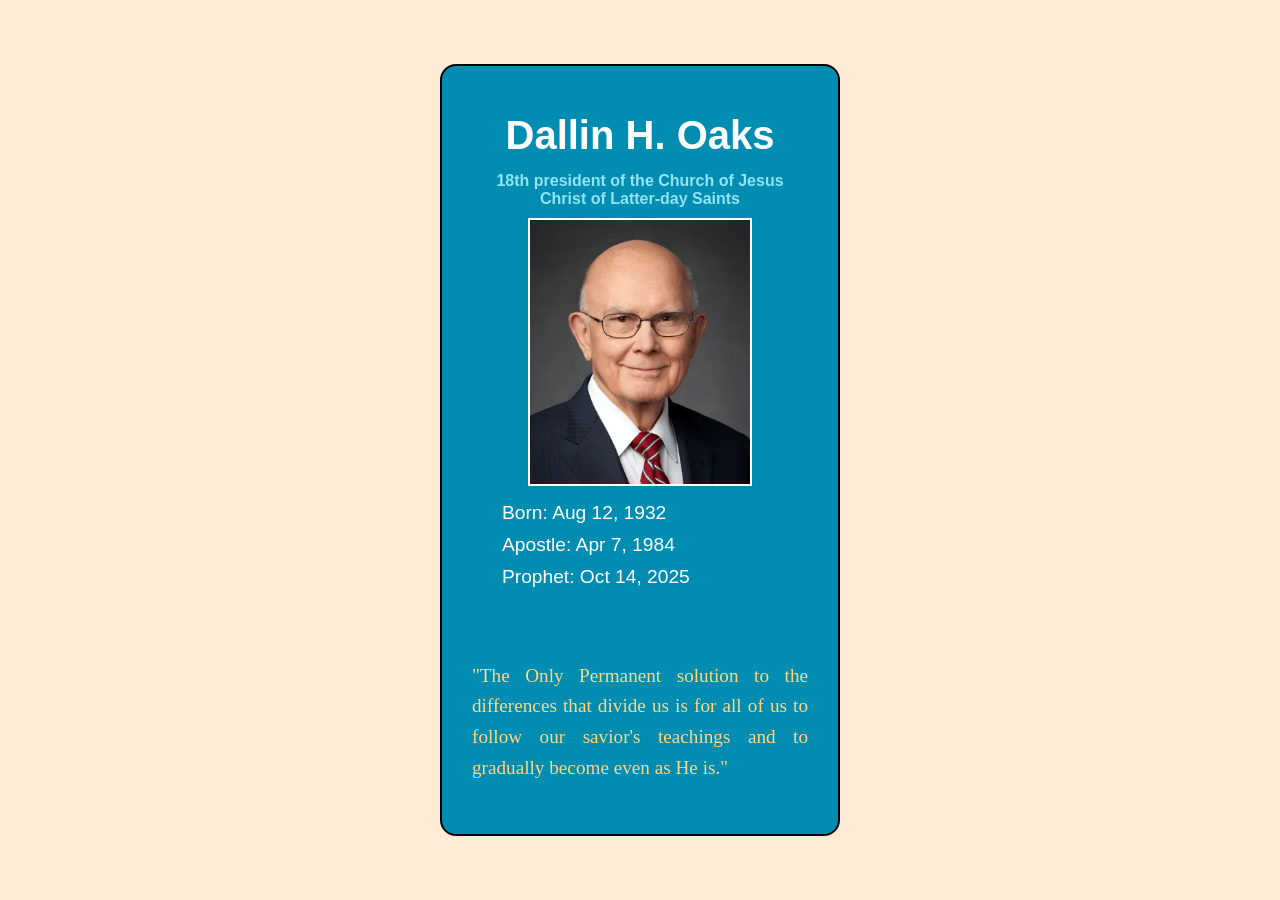
<file: ice/prophet_cards/oaks.html>
<!DOCTYPE html>
<html lang="en">
<head>
    <meta charset="UTF-8">
    <meta name="viewport" content="width=device-width, initial-scale=1.0">
    <title>Dallin H. Oaks</title>
    <link rel="stylesheet" href="styles.css">
</head>
<body>
    <div id = "box">
        <div id = "content">
            <h1>Dallin H. Oaks</h1>
            <a href="https://www.churchofjesuschrist.org/">
                <h2>18th president of the Church of Jesus <br> Christ of Latter-day Saints</h2>
            </a>
            <img src="images/oaks.webp" alt="Dallin H. Oaks">
            <ul>
                <li>Born: Aug 12, 1932</li><br>
                <li>Apostle: Apr 7, 1984</li><br>
                <li>Prophet: Oct 14, 2025</li>
            </ul>
            <br>
            <p>"The Only Permanent solution to the differences that divide us is for all of us to follow our savior's teachings and to gradually become even as He is."</p>
        </div>
    </div>

</body>
</html>
</file>
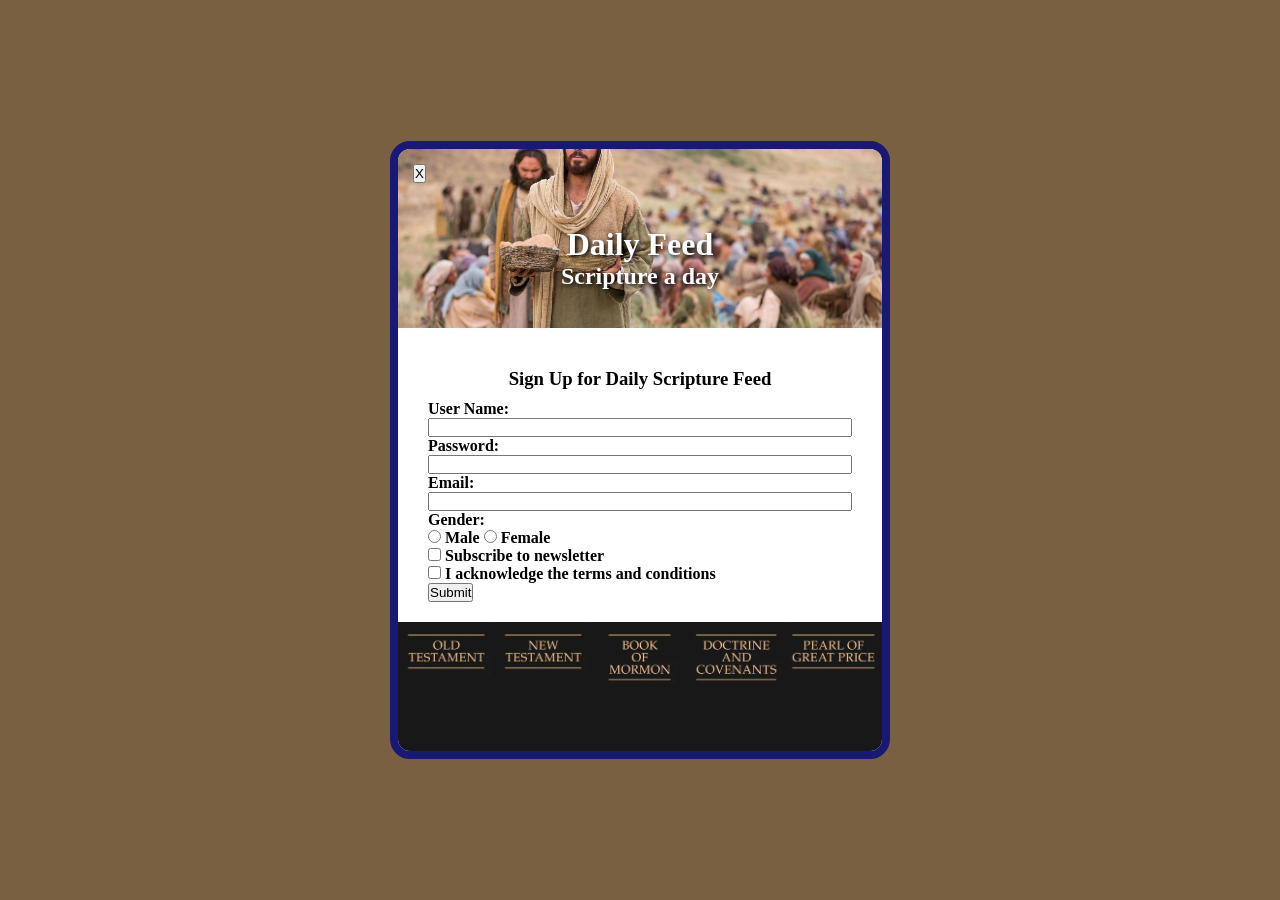
<file: ice/signup/signup.html>
<!DOCTYPE html>
<html lang="en">

<head>
    <meta charset="UTF-8">
    <meta name="viewport" content="width=device-width, initial-scale=1.0">
    <title>Daily Feed Sign Up</title>

    <style>
        * {
            margin: 0;
            padding: 0;
            box-sizing:border-box;
        }

        #formContainer {
            background: white;
            width: 500px;
            border-radius: 20px;
            border: 8px solid rgb(24, 24, 118);
            display: grid;
            grid-template-columns: 1fr;
            grid-template-rows: auto auto auto auto;
            overflow: hidden;
            position: relative;
        }

        #myForm {
            padding: 0 30px 20px 30px;
            display: flex;
            flex-direction: column;
        }

        #imageContainer {
            position: relative;
            width: 100%;
        }

        #imageContainer img {
            width: 100%;
            display: block;
            height: 180px;
            object-fit: cover;
            position: relative;
            top: -20px;
        }

        #header-text {
            position: absolute;
            top: 50%;
            left: 50%;
            transform: translate(-50%, -50%);
            text-align: center;
            color: white;
            text-shadow: 2px 2px 4px black;
            width: 100%;
        }

        #x {
            position: relative;
            top: 15px;
            left: 15px;
            z-index: 10;
        }

        #footerImages {
            display: grid;
            grid-template-columns: repeat(5, 1fr);
        }

        #footerImages img {
            width: 100%;
            height: auto;
            display: block;
            gap: 10px;
        }

        body {
            background: rgb(120, 96, 64);
            display: flex;
            justify-content: center;
            align-items: center;
            min-height: 100vh;
        }

          h3 {
            text-align: center;
            margin: 20px 0 10px 0;
        }

        label {
            font-weight: bold;
        }

    </style>




</head>

<body>
    <div id="formContainer">
        <div id="x">
                <button type="button" id="closeBtn">X</button>
            </div>
        <div id="imageContainer">
            <img src="images/jesus_feeds_5000.jpeg" alt="Jesus feeds 5000">
            <div id="header-text">
                <h1>Daily Feed</h1>
                <h2>Scripture a day</h2>
            </div>
        </div>

        <h3>Sign Up for Daily Scripture Feed</h3>

        <form id="myForm">
            <label for="username">User Name:</label>
            <input type="text" id="username" name="username" required> 

            <label for="password">Password:</label>
            <input type="password" id="password" name="password" required> 

            <label for="email">Email:</label>
            <input type="email" id="email" name="email" required> 

            <label>Gender:</label>
            <div>
                <input type="radio" id="male" name="gender" value="male" required>
                <label for="male">Male</label>
                <input type="radio" id="female" name="gender" value="female" required>
                <label for="female">Female</label>
            </div>

            <section>
                <input type="checkbox" id="newsletter" name="newsletter">
                <label for="newsletter">Subscribe to newsletter</label>
            </section>

            <section>
                <input type="checkbox" id="conditions" name="conditions" required>
                <label for="conditions">I acknowledge the terms and conditions</label>
            </section>

            <section>
                <button type="submit">Submit</button>
            </section>   
        </form>

        <div id ="footerImages">
            <img src="images/old_testament.webp" alt ="old testament">
            <img src="images/new_testament.webp" alt ="new testament">
            <img src="images/book_of_mormon.webp" alt ="book of mormon">
            <img src="images/doctrine_and_covenants.webp" alt ="doctrine and covenants">
            <img src="images/pearl_of_great_price.webp" alt ="Pearl of Great Price">
        </div>
    </div>

    <div id="output"></div>

    <script>
        // Here is some Javascript to start looking forward to wdd131
        document.getElementById("closeBtn").addEventListener("click", function () {
            document.getElementById("formContainer").style.display = "none";
         });
        const form = document.getElementById('myForm');
        const output = document.getElementById('output');

        form.addEventListener('submit', function (event) {
            event.preventDefault(); // Stop form from actually submitting

            const formData = new FormData(form);
            const entries = [];

            for (const [key, value] of formData.entries()) {
                if (key == "password") {
                    entries.push(`<strong>${key}</strong>: ${value} (you should probably encrypt the password)`);
                } else {
                    entries.push(`<strong>${key}</strong>: ${value}`);
                }
            }

            output.innerHTML = `
            <br>  
            <h3>Here is the data that would be sent to the server:</h3>
            <ul>
                ${entries.map(item => `<li>${item}</li>`).join('')}
            </ul>
            `;
                });
    </script>

</body>

</html>
</file>
<file: my_porfolio/styles.css>
@import url('https://fonts.googleapis.com/css2?family=Arvo:ital,wght@0,400;0,700;1,400;1,700&family=Montserrat:ital,wght@0,100..900;1,100..900&display=swap');
* {
    box-sizing: border-box;
    margin: 0;
}

header {
    text-align: center;
}

#opentitle {
    font-size: 1.5em;
    color: #333;
    margin: 10px;
    padding: 10px;
}

nav {
    background-color: #333;
    color: #fff;
    padding: 10px 20px;
    position: sticky;
    top: 0;
    width: 100%;
    z-index: 1000;
}

#logo {
    display: inline-block;
    margin-right: 20px;
}

ul {
    display:flex;
    justify-content: center;
    gap: 10px;
    list-style: none;
    overflow: hidden;
    list-style-type: none;
    margin: 0;
    padding: 0;
    overflow: hidden;
    background-color: #333333;
}

ul li{
  display: block;
  color: white;
  text-align: center;
  padding: 14px 16px;
  float: left;
}

ul li:hover {
  background-color: #111111;
}

a {
    text-decoration: none;
    color: black;
}

nav a {
    color: white;
}

body {
    margin: 0;
    padding: 0;
    font-family: Montserrat, Arial, sans-serif;
    background-color: #f0f0f0;
}

main{
    display: grid;
    gap: 20px;
}

section {
    padding: 20px;
    background-color: #d7d0d0;
    margin: 20px;
    border-radius: 5px;
    box-shadow: 0 2px 5px rgba(0, 0, 0, 0.1);
}

h1 {
    color: #333;
}

p {
    color: #403e3e;
    line-height: 1.6;
    font-weight: 350;
}
footer {
    margin: auto;
    text-align: center;
    color: black;
}

#footer-content {
    display:flex;
    justify-content: center;
    gap: 20px;
}
footer p {
    text-align: center;
    color: black;
}

img {
    max-width: 100%;
    height: auto;
    border-radius: 5px;
}

footer img {
    width: 30px;
    height: 30px;
}

.ice_project_odd {
   background-color: #d7d0d0;
}

.ice_project_even {
     background-color: #c4b9b9;
}
</file>
<file: wwr/styles/style.css>
@import url('https://fonts.googleapis.com/css2?family=Arvo:ital,wght@0,400;0,700;1,400;1,700&display=swap');

body{
    background-color: #F8FbF7;
    font-family: Tahoma, serif;
    font-size: 22px;
    margin: 0;
    padding: 0;
}

h3, h4, h1, h2{
    color: black;
    font-family: "Arvo", Tahoma, serif;
}

header {
    display: grid;
    grid-template-columns: 150px auto;
    background-color: white;
}

.home-grid {
    display: grid;
    grid-template-columns: repeat(10, 1fr);
}

main section {
    text-align: center
}

main section img {
    box-sizing: border-box;
}

footer {
    background-color: #a77f4d;
    color: black;
    padding: 25px 50px;
    margin-top: 200px;
    display: flex;
    justify-content: space-around;
    align-items: center;
}

footer p {
    font-size: 1.2em;
}

footer p a:hover {
    text-decoration: underline;
}

footer a {
    color: black;
    text-decoration: none;
}
footer a:hover {
    color: #71563c; ;
}

footer .social {
    display: flex;
    justify-content: center;
    gap: 20px;
    align-items: center;
}

footer .social img {
    width: 40px;
    height: auto;
    padding-top: 0;
    display: block;
}

.book, .join {
    background-color: #a77f4d;
    color: white;
    text-decoration: none;
    font-size: 18px;
    padding: 15px 30px;
    margin-top:50px;
    border-radius: 5px;
}

.book:hover, .join:hover {
    background-color: #396CA0;
    color: white;
}

.msg{
    background-color: #a77f4d;
    line-height: 1.5em;
    padding: 35px;
    grid-column: 6/10;
    grid-row: 6/7;
    box-shadow: 5px 5px 10px  #71563c;
}

.msg h2 {
    color: black;
    font-family: "Arvo", Tahoma, serif;
}
.msg p { 
    color: black;
    font-size: .8em;
    padding-bottom: 15px;;
}

#content {
    max-width: 1600px;
    margin: 0 auto;
}

nav {
    display: flex;
    justify-content: space-around;
}

nav a {
    text-align: center;
    color: black;
    text-decoration: none;
    padding: 35px;
}
nav a:hover {
    background-color: #F8FbF7 ;
    color: #71563c;
}

#hero {
    display: grid;
    grid-template-columns: 1fr 3fr 1fr;
    margin-top: -100px;
}

#hero-msg h1, #hero-msg h2 {
    text-align: center;
    color: white;
}

#hero-msg  {
    grid-column: 2/3;
    grid-row: 1/2;
   margin-top: 100px;
}

#hero-img {
    width: 100%;
}

#hero-box {
    grid-column: 1/4;
    grid-row: 1/3;
    z-index: -1;
}

.button-box {
    text-align: center;
}

#background {
    height: 725px;
    background-color: #F8FbF7;;
    grid-column: 1/11;
    grid-row: 4/9;
}

.home_title {
    color: #396CA0;
    font-family: "Arvo", serif;
    font-size: 2em;
    margin-top: 10px;
}

.logo {
    width: 80px;
}

#logo_link {
    padding-top:5px;
    justify-self: center;
    align-self: center;
}

.icon { 
    width: 80px;
    padding-top:10px;
}

.rivers-card, .camping-card, .rapids-card{
    margin: 200px 0;
}

.card-img {
    border: 10px solid black;
    transition: transform .5s;
    box-shadow: 5px 5px 10px  #71563c;
}


.card-img:hover {
    opacity: .6;
    transform: scale(1.1);
}

.card-img, .mountains {
    width: 100%;
}

.rivers-card {
    grid-column: 2/4 ;
    grid-row: 2/3;
}

.camping-card{
    grid-column: 5/7;
    grid-row: 2/3;
}

.rapids-card{
    grid-column: 8/10;
    grid-row: 2/3;
}

.mountains {
    grid-column: 2/7;
    grid-row: 5/8;
    box-shadow: 5px 5px 10px  #71563c;
}

.social {
    display: flex;
    justify-content: center;
    gap: 20px;
    align-items: center;
}

@media screen and (max-width: 900px) {
    #hero, .home-grid {
        display: block;
        height: auto;
    }
    nav, footer {
        flex-direction: column;
    }
    nav a {
        display: block;
        padding: 15px;
    }
    #hero {
        margin-top: 0;
    }
    #hero-msg {
        margin-top: 0;
    }
    #hero-msg h2 {
        display: none;
    }
    #hero-msg h1 {
        color: #6f7364;
    }
    .home-title {
        font-size: 25px;
    }
    .rivers-card, .camping-card, .rapids-card { 
        margin: 50px auto;
        width: 60%;
    }
    #background {
        display: none;
    }
    .mountains, .msg {
        width: 80%;
        display: block;
        margin: 0 auto;
    }
    footer {
        margin-top: 25px;
    }
}
</file>
<file: ice/fathersday/styles/styles.css>
* {
    box-sizing: border-box;
}

ul {
    display:flex;
    justify-content: center;
    gap: 10px;
    list-style: none;
    overflow: hidden;
    list-style-type: none;
    margin: 0;
    padding: 0;
    overflow: hidden;
    background-color: #333333;
}

ul li{
  display: block;
  color: white;
  text-align: center;
  padding: 14px 16px;
  text-decoration: none;
  float: left;

}

ul li:hover {
  background-color: #111111;
}
h1 {
    font-family:'Franklin Gothic Medium', 'Arial Narrow', Arial, sans-serif;
    text-align: center;
}

h2 {
    font-family:'Gill Sans', 'Gill Sans MT', sans-serif;
    text-align: center; 
}

p {
    font-family:'Trebuchet MS', Arial, sans-serif
}

img {
    display: block;
    margin-left: auto;
    margin-right: auto;
    border: 3px solid black;

}

body {
    margin: 0;
    font-family: "Trebuchet MS", Helvetica, sans-serif;
    line-height: 1.6;
    color: #222;
    background: linear-gradient(180deg, #f5f5f8 0%, #e8edf4 100%); 
}

wrapper {
    max-width: 1000px;
    margin: auto;
    padding: 20px;
}

main{
    display: grid;
    gap: 20px;
}

section {
    background-color: #fff;
    padding: 20px;
    border-radius: 8px;
    box-shadow: 0 2px 4px rgba(0, 0, 0, 0.1);
}
footer{
    margin: auto;
    text-align: center;
}
</file>
<file: ice/apostle_spotlight/styles.css>
body {
    display: grid;
    min-height: 100vh;
    margin: 0;
    background-color: #E8ECED;
    font-family: Arial, sans-serif;
    place-items: center;
}

#container {
    display: grid;
    grid-template-rows: repeat(8, 1fr);
    grid-template-columns: 1fr 4fr 1fr;
    gap: 20px;
    padding: 20px;
    background-image: url('images/christus.webp');
    background-size: cover;
    background-position: center;
    box-sizing: border-box;
    width: 90%;
    max-width: 1200px;
    max-height: 1100px;
    border: 8px solid black;
    border-radius: 30px;
    justify-content: center;
}

#container img{
    width: 80%;
    height: 80%;
    object-fit: cover;
    border-radius: 160px;
    margin: 10px;
    border: 5px solid white;
}

#container h1, #container h2{
    grid-column:2;
    text-align: center;
    color: white;
    margin: 10px;
}

#presidency{
    grid-row: span 2;
    grid-column: 2;
    display: grid;
    grid-template-columns: repeat(3, 1fr);
    margin: 10px;
}

#apostles{
    grid-row: span 3;
    grid-column: 2;
    display: grid;
    grid-template-columns: repeat(4, 1fr);
    grid-template-rows: repeat(3, 1fr);
    margin: 10px;
}
img:hover{
    cursor: pointer;
    border: 5px solid black;
    border-color: black;
    transform: scale(1.1);
}

#images {
    display: grid;
    grid-template-columns: subgrid;
    grid-column: 1 / -1; 
}
</file>
<file: ice/favorite_devo/styles/styles.css>
body {
  margin: 0;
  height: 100%;
  font-family: Arial, sans-serif;
  background: linear-gradient(to bottom, #d3d3d3, #001f3f);
  background-repeat: no-repeat; /* Just in case */
  background-attachment: fixed;
}

.container {
  text-align: center;
}

.header {
  padding: 20px 0;
}

.header-image {
  background-image: url('../images/icenter.png'); /* Replace with your image */
  background-repeat: no-repeat;
  background-position: center;
  height: 150px;
  display: flex;
  flex-direction: column;
  justify-content: center;
  color: white;

}

.header-image h1 {
  margin: 0;
  line-height: 0.9;
    font-size: 3.5em;
  font-weight: bold;
  text-shadow: 2px 2px 4px rgba(0, 0, 0, 0.7);
  background: #00000055;
}

.content-box {
  background-color: white;
  margin: 30px auto;
  width: 90%;
  max-width: 900px;
  padding: 40px;
  box-shadow: 5px 5px 0px black;
  min-height: 400px;
}

td {
  text-align: center;
}

th {
  text-align: center;
  font-size: 1.2em;
  font-weight: bold;
  width: auto;
  height: auto;
}

 th, td {
  border: 1px solid black;
  padding: 10px;
}

table {
  border-collapse: collapse;
  border: 3px solid black;
}

tr:nth-child(1) {
  background-color: #f2f2f2;
}
</file>
<file: ice/positioning/positionstyles.css>
/* CSS - Name: "positionstyles.css" */
/* Activity 1 styles */
.content1 {
  /* This is the parent of the activity 1 boxes. */
  display:grid;
  grid-template-columns: 1fr 1fr;
  justify-items:center;
  gap:20px;
}
.red1 { 
  width: 100%; 
  height: 100px; 
  background-color: red; 
  grid-column: 1/3;

} 
.green1 {
  width: 200px; 
  height: 200px; 
  background-color: green; 

} 
.yellow1 {
  width: 200px; 
  height: 200px; 
  background-color: gold; 
} 
.blue1 {
  width: 100%; 
  height: 100px; 
  background-color: blue; 
  grid-column: 1/3;
} 
/* Activity 2 styles */ 
.content2 {
  /* This is the parent of the activity 2 boxes. */
  display: grid;
}
.red2 {
  width: 200px; 
  height: 200px; 
  background-color: red; 
} 
.green2 { 
  width: 200px; 
  height: 200px; 
  background-color: green; 
  position: relative;
  top: -100px;
  left: 100px;
  z-index: 2;

} 
.yellow2 {
  width: 200px; 
  height: 200px; 
  background-color: gold; 
  position: relative;
  top:-200px;
  left: 200px;
  z-index: 3;
} 
.blue2 {
  width: 200px; 
  height: 200px; 
  background-color: blue;
  position: relative; 
  top: -300px;
  left: 300px;
  z-index: 4;
} 
/* Activity 3 styles */ 
.content3 {
  display: grid;
  grid-template-columns: 5fr 1fr 5fr;
  grid-template-rows: 1fr 3fr 1fr;
}
.red3 {
  width: 100%; 
  height: 100px; 
  background-color: red; 
  grid-column: 1/4;
  grid-row:1/2;
} 
.green3 {
  grid-column: 1/2;
  grid-row: 2/3;
  background-color: green;
} 
.yellow3 {
  grid-column: 3/4;
  grid-row: 2/3;
  background-color: gold; 
} 
.blue3 {
  width: 100%;
  height: 100px; 
  background-color: blue; 
  grid-column: 1/4;
  grid-row: 3/4;
} 
/* Activity 4 styles */ 
.content4 {
  display:grid;
  grid-template-columns: 1fr 1fr;
  grid-template-rows: repeat(3, 1fr);
  height: 400px;
  width: 600px;
}
.red4 {
  grid-column: 1;
  grid-row: 1/4;
  background-color: red; 
} 
.green4 {
  grid-column: 2;
  grid-row: 1;
  background-color: green; 
} 
.yellow4 {
  grid-column: 2;
  grid-row: 2;
  background-color: gold; 
} 
.blue4 {
  grid-column: 2;
  grid-row: 3;
  background-color: blue; 
} 
/* Activity 5 styles */ 
.content5 {
  /* This is the parent of the activity 5 boxes. */
  width: 600px;
  height: 400px;
}
.red5 { 
  width: 100%; 
  height: 100px; 
  background-color: red; 
} 
.green5 { 
  width: 150px; 
  height: 150px; 
  background-color: green; 
  z-index: -1;
  float: left;

} 
.yellow5 {
  width: 100%; 
  height: 300px; 
  background-color: gold; 
  z-index: -2;
  position: relative;
  


} 
.blue5 {
  width: 100%; 
  height: 100px; 
  background-color: blue; 
  position: relative;
} 
/* Activity 6 styles */ 
.content6 {
  width: 600px;
  height: 600px;
  display: grid;
  grid-template-columns: repeat(6, 1fr);
  grid-template-rows: repeat(6, 1fr);
}
.red6 {
  width: 400px; 
  height: 200px; 
  grid-column: 1/5;
  grid-row: 1/3;
  background-color: red; 
  position: relative;

} 
.green6 {
  width: 200px; 
  height: 200px; 
  grid-column: 1/3;
  grid-row: 5/7;
  background-color: green; 
  position: relative;
  z-index: 3;
} 
.yellow6 {
  width: 200px; 
  height: 400px; 
  grid-column: 5/7;
  grid-row: 3/7;
  background-color: gold; 
  position: relative;
  z-index: 3;
} 
.blue6 {
  width: 400px; 
  height: 400px; 
  grid-column: 2/6;
  grid-row: 2/6;
  background-color: blue; 
  position: relative;
  z-index:2;
} 


/* Do not make any changes below here */
.activity {
  width: 70%; 
  margin: 20px auto; 
  font-family: Arial, sans-serif; 
  border: 1px solid black; 
  padding: 10px; 
  clear:both; 
  overflow: auto;
} 

.hint {
  border: 1px solid grey;
  background: #e0e0e0;
  padding: .5em;
  position: relative;
  margin: 1em 0;
}
.hint h3 {
  margin: 0;
}
.hint:hover {
  background: #d0d0d0;
}
.hint > div {
  display: none;
}

.hint input[type=checkbox] {
  position: absolute;
  width: 100%;
  height: 100%;
  opacity: 0;
  z-index: 1;
  cursor: pointer;
}

.hint input[type=checkbox]:checked ~ div {
  display: block;
}

.hint i {
  position: absolute;
  transform: translate(-6px, 0);
  margin-top: 16px;
  right: 10px;
  top: -3px;
}
.hint i:before, .hint i:after {
  content: "";
  position: absolute;
  background-color: black;
  width: 3px;
  height: 9px;
}
.hint i:before {
  transform: translate(2px, 0) rotate(45deg);
}
.hint i:after {
  transform: translate(-2px, 0) rotate(-45deg);
}

.hint input[type=checkbox]:checked ~ i:before {
  transform: translate(-2px, 0) rotate(45deg);
}
.hint input[type=checkbox]:checked ~ i:after {
  transform: translate(2px, 0) rotate(-45deg);
}
.hint a {
  position: relative;
  z-index: 1;
}
</file>
<file: ice/prophet_cards/styles.css>
body{
    background-color: #FFECD7;
    font-family: 'Arial', sans-serif;
    margin: 0;
    padding: 20px;
    display: flex;
    justify-content: center;
    align-items: center;
    min-height: 100vh;
    box-sizing: border-box;
}


#box{
    background-color: #008DB1;
    border-color: #004E63;
    border: 2px solid;
    padding: 10px;
    border-radius: 16px;
    margin: 0 auto;
    max-width: 400px;
    width: 100%;
    padding: 20px;
    box-sizing:border-box;

}


#content h1{
    font-size: 2.5em;
    margin-bottom: 10px;
    color: #fffffe;
    text-align: center;
    font-family: Helvetica;
}

#content h2{
    font-size: 1.0em;
    margin-bottom: 10px;
    color: #91E4FB;
    text-align: center;
    font-family: Helvetica;
}

#content p{
    font-size: 1.2em;
    line-height: 1.6;
    margin-bottom: 20px;
    text-align: justify;
    font-family: "Brush Script MT", cursive;
    color: #ffD783;
    padding: 10px;
}

#content img{
    display: block;
    margin: 0 auto 20px;
    max-width: 100%;
    width:220px;
    border: 2px solid #fffffe;
    display: block;
    margin: 0 auto;
}

#content li{
    font-size: 1.2em;
    margin-bottom: 10px;
    color: #fffffe;
    font-family: Helvetica;
    display: inline-block; 
    text-align: left;
}

#content a{
    text-decoration: none;
}
</file>
